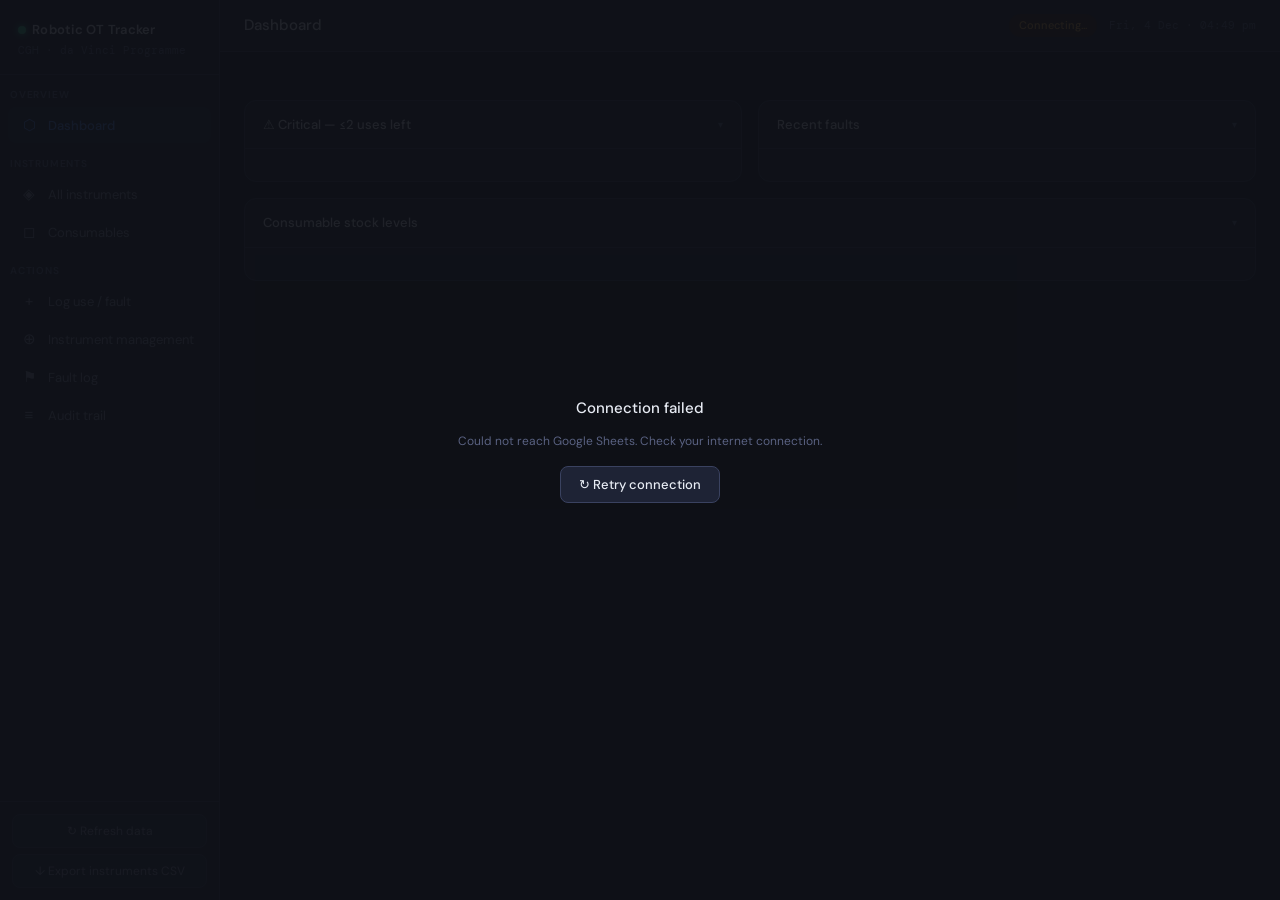
<file: index.html>
<!DOCTYPE html>
<html lang="en">
<head>
  <meta charset="UTF-8">
  <meta name="viewport" content="width=device-width, initial-scale=1.0">
  <title>Robotic OT Tracker — CGH</title>
  <link href="https://fonts.googleapis.com/css2?family=DM+Sans:wght@300;400;500;600&family=DM+Mono:wght@400;500&display=swap" rel="stylesheet">
  <link rel="stylesheet" href="css/styles.css">
</head>
<body>

<!-- Loading overlay -->
<div class="loading-overlay" id="loading-overlay">
  <div id="lo-spinner" class="spinner" style="width:28px;height:28px;border-width:3px"></div>
  <div class="lo-title" id="lo-title">Connecting to Google Sheets...</div>
  <div class="lo-sub" id="lo-sub">Loading instrument data</div>
  <button class="btn lo-retry" id="lo-retry" style="display:none" onclick="retryLoad()">↻ Retry connection</button>
</div>

<div class="app">

  <!-- Sidebar -->
  <div class="sidebar">
    <div class="sb-logo">
      <div class="lt"><span class="dot" id="status-dot"></span>Robotic OT Tracker</div>
      <div class="ls">CGH · da Vinci Programme</div>
    </div>

    <div class="nav-sec">Overview</div>
    <button class="nav-item active" data-sec="dashboard" onclick="nav('dashboard')">
      <span class="ni">⬡</span><span class="nl">Dashboard</span>
    </button>

    <div class="nav-sec">Instruments</div>
    <button class="nav-item" data-sec="instruments" onclick="nav('instruments')">
      <span class="ni">◈</span><span class="nl">All instruments</span>
    </button>
    <button class="nav-item" data-sec="consumables" onclick="nav('consumables')">
      <span class="ni">◻</span><span class="nl">Consumables</span>
    </button>

    <div class="nav-sec">Actions</div>
    <button class="nav-item" data-sec="log-use" onclick="nav('log-use')">
      <span class="ni">+</span><span class="nl">Log use / fault</span>
    </button>
    <button class="nav-item" data-sec="manage" onclick="nav('manage')">
      <span class="ni">⊕</span><span class="nl">Instrument management</span>
    </button>
    <button class="nav-item" id="nav-faults" data-sec="faults" onclick="nav('faults')">
      <span class="ni">⚑</span><span class="nl">Fault log</span>
    </button>
    <button class="nav-item" data-sec="audit" onclick="nav('audit')">
      <span class="ni">≡</span><span class="nl">Audit trail</span>
    </button>

    <div class="sb-foot">
      <button onclick="refreshData()">↻ Refresh data</button>
      <button onclick="exportAll()">↓ Export instruments CSV</button>
    </div>
  </div>

  <!-- Main content -->
  <div class="main">
    <div class="topbar">
      <h1 id="page-title">Dashboard</h1>
      <span class="sync-status loading" id="sync-status">Connecting...</span>
      <span class="ts" id="clock"></span>
    </div>

    <div class="content">

      <!-- Dashboard -->
      <div id="sec-dashboard" class="section active">
        <div class="stat-grid" id="dash-cards"></div>
        <div class="dash-grid">
          <div class="panel" id="dash-panel-critical">
            <div class="ph collapsible" onclick="toggleDashPanel('critical')">
              <h2>⚠ Critical — ≤2 uses left</h2>
              <div class="ph-right"><span class="ph-count" id="dash-count-critical"></span><span class="chev" id="chev-critical">▾</span></div>
            </div>
            <div class="pb" id="dash-critical"></div>
          </div>
          <div class="panel" id="dash-panel-faults">
            <div class="ph collapsible" onclick="toggleDashPanel('faults')">
              <h2>Recent faults</h2>
              <div class="ph-right"><span class="ph-count" id="dash-count-faults"></span><span class="chev" id="chev-faults">▾</span></div>
            </div>
            <div class="pb" id="dash-faults"></div>
          </div>
        </div>
        <div class="panel" id="dash-panel-consumables">
          <div class="ph collapsible" onclick="toggleDashPanel('consumables')">
            <h2>Consumable stock levels</h2>
            <div class="ph-right"><span class="ph-count" id="dash-count-consumables"></span><span class="chev" id="chev-consumables">▾</span></div>
          </div>
          <div class="pb" id="dash-consumables"></div>
        </div>
      </div>

      <!-- All Instruments -->
      <div id="sec-instruments" class="section">
        <div class="sh"><h1>All instruments</h1></div>
        <div class="filter-row">
          <select id="filt-type" onchange="renderInstruments()"><option value="">All types</option></select>
          <select id="filt-status" onchange="renderInstruments()">
            <option value="">All statuses</option>
            <option>Circulation</option>
            <option>SB Instrument</option>
            <option>URO Set</option>
            <option>Non-sterile</option>
            <option>Complete</option>
            <option>Condemned</option>
          </select>
          <label class="chk"><input type="checkbox" id="filt-show-complete" onchange="renderInstruments()"> Show completed</label>
        </div>
        <div class="panel table-wrap">
          <table>
            <thead>
              <tr>
                <th>Serial number</th>
                <th>Type</th>
                <th>Status</th>
                <th>Life remaining</th>
                <th>Last used</th>
                <th>Remarks</th>
              </tr>
            </thead>
            <tbody id="instr-table"></tbody>
          </table>
        </div>
      </div>

      <!-- Consumables -->
      <div id="sec-consumables" class="section">
        <div class="sh"><h1>Consumables</h1></div>
        <div class="filter-row">
          <select id="cfilt-type" onchange="renderConsumables()"><option value="">All types</option></select>
          <label class="chk"><input type="checkbox" id="cfilt-show-depleted" onchange="renderConsumables()"> Show depleted</label>
        </div>
        <div class="panel">
          <div class="ph"><h2>Clip applicators &amp; single-use stock</h2></div>
          <div class="pb" id="cons-list"></div>
        </div>
      </div>

      <!-- Log use / fault -->
      <div id="sec-log-use" class="section">
        <div class="sh"><h1>Log use / fault</h1></div>

        <div class="panel-row">
          <!-- Panel 1: Record instrument use -->
          <div class="panel">
            <div class="ph"><h2>Record instrument use</h2></div>
            <div class="pb">
              <div class="form-grid">
                <div class="fg">
                  <label>Instrument type</label>
                  <select id="log-type" onchange="populateSNDropdown()"><option value="">Select type...</option></select>
                </div>
                <div class="fg">
                  <label>Serial number</label>
                  <select id="log-sn" onchange="checkLogUseSameCase()"><option value="">Select SN...</option></select>
                </div>
              </div>
              <div class="form-grid">
                <div class="fg"><label>Date used</label><input type="date" id="log-date"></div>
                <div class="fg"><label>Staff name / ID</label><input type="text" id="log-staff" placeholder="e.g. Jim / S1234"></div>
              </div>
              <div class="fg" style="margin-bottom:14px">
                <label>Case Visiting Number</label>
                <input type="text" id="log-case" placeholder="e.g. XXX456789A" oninput="checkLogUseSameCase()">
              </div>
              <div class="fg" style="margin-bottom:14px">
                <label>Quantity used</label>
                <input type="number" id="log-qty" min="1" value="1" style="width:80px">
              </div>
              <button class="btn primary" id="btn-log-use" onclick="logUse()">Record use</button>
              <div id="log-msg"></div>
            </div>
          </div>

          <!-- Panel 2: Record fault -->
          <div class="panel">
            <div class="ph"><h2>Record fault / incident</h2></div>
            <div class="pb">
              <div class="form-grid">
                <div class="fg">
                  <label>Instrument type</label>
                  <select id="fault-type" onchange="populateFaultSN()"><option value="">Select type...</option></select>
                </div>
                <div class="fg">
                  <label>Serial number</label>
                  <select id="fault-sn"><option value="">Select SN...</option></select>
                </div>
              </div>
              <div class="form-grid">
                <div class="fg">
                  <label>Fault type</label>
                  <select id="fault-kind">
                    <option value="">Select...</option>
                    <option>Wire broken</option>
                    <option>Wire frail</option>
                    <option>Cannot grasp</option>
                    <option>Cannot close</option>
                    <option>Jaw unable to open</option>
                    <option>Intra-op failure</option>
                    <option>Call back</option>
                    <option>Cannot fire (stapler)</option>
                    <option>Display issue (lens)</option>
                    <option>Other</option>
                  </select>
                </div>
                <div class="fg"><label>Date</label><input type="date" id="fault-date"></div>
              </div>
              <div class="fg" style="margin-bottom:10px">
                <label>Notes</label>
                <textarea id="fault-notes" placeholder="Describe what happened..."></textarea>
              </div>
              <div class="fg" style="margin-bottom:14px">
                <label>Reported by</label>
                <input type="text" id="fault-staff" placeholder="e.g. Jim / S1234">
              </div>
              <button class="btn danger" id="btn-log-fault" onclick="logFault()">Record fault</button>
              <div id="fault-msg"></div>
            </div>
          </div>
        </div>

        <!-- Panel 3: Log consumable use -->
        <div class="panel">
          <div class="ph"><h2>Record consumable use</h2></div>
          <div class="pb">
            <div class="form-grid">
              <div class="fg">
                <label>Consumable type</label>
                <select id="clog-type" onchange="populateConsumableSNDropdown()"><option value="">Select type...</option></select>
              </div>
              <div class="fg">
                <label>Serial / lot number</label>
                <select id="clog-sn"><option value="">Select SN...</option></select>
              </div>
            </div>
            <div class="form-grid">
              <div class="fg"><label>Date used</label><input type="date" id="clog-date"></div>
              <div class="fg"><label>Staff name / ID</label><input type="text" id="clog-staff" placeholder="e.g. Jim / S1234"></div>
            </div>
            <div class="fg" style="margin-bottom:14px">
              <label>Case Visiting Number</label>
              <input type="text" id="clog-case" placeholder="e.g. XXX456789A">
            </div>
            <div id="clog-reload-section" style="display:none;margin-bottom:14px;padding:12px;background:var(--surface2);border-radius:6px">
              <div style="font-size:12px;font-weight:600;color:var(--text2);margin-bottom:10px;text-transform:uppercase;letter-spacing:.05em">Reload details</div>
              <div id="clog-reload-rows"></div>
              <button type="button" onclick="addReloadRow()" style="margin-top:4px;padding:4px 12px;font-size:12px;background:none;border:1px dashed var(--border);border-radius:4px;color:var(--accent);cursor:pointer">＋ Add reload</button>
            </div>
            <button class="btn primary" id="btn-log-cons-use" onclick="logConsumableUse()">Record consumable use</button>
            <div id="clog-msg"></div>
          </div>
        </div>

        <!-- Panel 4: Undo a logged use -->
        <div class="panel" style="border-color:#3a2a10">
          <div class="ph" style="border-color:#3a2a10">
            <h2 style="color:var(--amber)">↩ Undo a logged use (case cancelled / instrument returned unused)</h2>
          </div>
          <div class="pb">
            <p style="font-size:12px;color:var(--text2);margin-bottom:14px">
              Use this only when an instrument was logged by mistake or a case was cancelled before the instrument was actually used.
              Every undo is permanently recorded in the audit trail.
            </p>
            <div class="form-grid">
              <div class="fg">
                <label>Instrument type</label>
                <select id="undo-type" onchange="populateUndoSN()"><option value="">Select type...</option></select>
              </div>
              <div class="fg">
                <label>Serial number</label>
                <select id="undo-sn"><option value="">Select SN...</option></select>
              </div>
            </div>
            <div class="form-grid">
              <div class="fg">
                <label>Reason</label>
                <select id="undo-reason">
                  <option value="">Select reason...</option>
                  <option>Case cancelled</option>
                  <option>Logged in error</option>
                  <option>Wrong instrument selected</option>
                  <option>Other</option>
                </select>
              </div>
              <div class="fg">
                <label>Authorised by (supervisor)</label>
                <input type="text" id="undo-staff" placeholder="Supervisor name / ID">
              </div>
            </div>
            <div class="fg" style="margin-bottom:14px">
              <label>Additional notes (optional)</label>
              <input type="text" id="undo-notes" placeholder="e.g. OT3 case cancelled by surgeon">
            </div>
            <button class="btn amber" id="btn-undo" onclick="undoUse()">↩ Undo use &amp; return instrument</button>
            <div id="undo-msg"></div>
          </div>
        </div>
      </div>

      <!-- Instrument Management -->
      <div id="sec-manage" class="section">
        <div class="sh"><h1>Instrument management</h1></div>

        <!-- Panel 1: Change instrument status -->
        <div class="panel">
          <div class="ph"><h2>Change instrument status</h2></div>
          <div class="pb">
            <div class="form-grid">
              <div class="fg">
                <label>Instrument type</label>
                <select id="mstatus-type" onchange="populateStatusChangeSN()"><option value="">Select type...</option></select>
              </div>
              <div class="fg">
                <label>Filter by current status</label>
                <select id="mstatus-filter" onchange="populateStatusChangeSN()">
                  <option value="">All statuses</option>
                  <option>Circulation</option>
                  <option>SB Instrument</option>
                  <option>URO Set</option>
                  <option>Non-sterile</option>
                  <option>Complete</option>
                  <option>Condemned</option>
                </select>
              </div>
            </div>
            <div class="form-grid" style="margin-top:0">
              <div class="fg">
                <label>Serial number</label>
                <select id="mstatus-sn"><option value="">Select SN...</option></select>
              </div>
            </div>
            <div class="form-grid">
              <div class="fg">
                <label>New status</label>
                <select id="mstatus-new">
                  <option value="">Select new status...</option>
                  <option>Circulation</option>
                  <option>SB Instrument</option>
                  <option>URO Set</option>
                  <option>Non-sterile</option>
                </select>
              </div>
              <div class="fg">
                <label>Changed by</label>
                <input type="text" id="mstatus-staff" placeholder="Staff name / ID">
              </div>
            </div>
            <div class="fg" style="margin-bottom:14px">
              <label>Reason (optional)</label>
              <input type="text" id="mstatus-reason" placeholder="e.g. Transferred to URO set">
            </div>
            <button class="btn primary" id="btn-status-change" onclick="changeInstrumentStatus()">Update status</button>
            <div id="mstatus-msg"></div>
          </div>
        </div>

        <!-- Panel 2: Add new instrument -->
        <div class="panel">
          <div class="ph"><h2>Add new instrument</h2></div>
          <div class="pb">
            <div class="form-grid">
              <div class="fg">
                <label>Serial number</label>
                <input type="text" id="mnew-sn" placeholder="e.g. K14260123-0271">
              </div>
              <div class="fg">
                <label>Instrument type</label>
                <select id="mnew-type" onchange="autoFillMaxLife()">
                  <option value="">Select type...</option>
                </select>
              </div>
            </div>
            <div class="form-grid">
              <div class="fg">
                <label>Initial status</label>
                <select id="mnew-status">
                  <option value="">Select status...</option>
                  <option>Circulation</option>
                  <option>SB Instrument</option>
                  <option>URO Set</option>
                  <option>Non-sterile</option>
                </select>
              </div>
              <div class="fg">
                <label>Max life (uses)</label>
                <input type="number" id="mnew-maxlife" placeholder="Leave blank if unlimited" min="1">
              </div>
            </div>
            <div class="form-grid">
              <div class="fg">
                <label>Uses left (defaults to max life)</label>
                <input type="number" id="mnew-usesleft" placeholder="Leave blank to match max life" min="0">
              </div>
              <div class="fg">
                <label>Added by</label>
                <input type="text" id="mnew-staff" placeholder="Staff name / ID">
              </div>
            </div>
            <div class="fg" style="margin-bottom:14px">
              <label>Remarks (optional)</label>
              <input type="text" id="mnew-remarks" placeholder="e.g. New stock from vendor">
            </div>
            <button class="btn primary" id="btn-add-instr" onclick="addInstrument()">Add instrument</button>
            <div id="mnew-msg"></div>
          </div>
        </div>

        <!-- Panel 3: Retire / condemn instrument -->
        <div class="panel" style="border-color:#3d1515">
          <div class="ph" style="border-color:#3d1515">
            <h2 style="color:var(--red)">⚑ Retire / condemn instrument — this action is permanent</h2>
          </div>
          <div class="pb">
            <p style="font-size:12px;color:var(--text2);margin-bottom:14px">
              Condemned instruments are permanently retired. They remain visible in All Instruments with a
              <strong style="color:var(--red)">Condemned</strong> badge for audit purposes, but are excluded from
              all action dropdowns. This cannot be undone.
            </p>
            <div class="form-grid">
              <div class="fg">
                <label>Instrument type</label>
                <select id="mcnd-type" onchange="populateCondemnSN()"><option value="">Select type...</option></select>
              </div>
              <div class="fg">
                <label>Serial number</label>
                <select id="mcnd-sn"><option value="">Select SN...</option></select>
              </div>
            </div>
            <div class="form-grid">
              <div class="fg">
                <label>Reason</label>
                <select id="mcnd-reason">
                  <option value="">Select reason...</option>
                  <option>End of life — max uses reached</option>
                  <option>Intra-op failure</option>
                  <option>Physical damage</option>
                  <option>Call back by vendor</option>
                  <option>Other</option>
                </select>
              </div>
              <div class="fg">
                <label>Authorised by (supervisor)</label>
                <input type="text" id="mcnd-staff" placeholder="Supervisor name / ID">
              </div>
            </div>
            <div class="fg" style="margin-bottom:14px">
              <label>Notes (optional)</label>
              <input type="text" id="mcnd-notes" placeholder="Additional context...">
            </div>
            <button class="btn danger" id="btn-condemn" onclick="condemnInstrument()">⚑ Retire instrument</button>
            <div id="mcnd-msg"></div>
          </div>
        </div>
      </div>

      <!-- Fault log -->
      <div id="sec-faults" class="section">
        <div class="sh"><h1>Fault log</h1></div>
        <div class="filter-row">
          <select id="ffilt-type" onchange="renderFaults()"><option value="">All types</option></select>
          <select id="ffilt-kind" onchange="renderFaults()">
            <option value="">All fault types</option>
            <option>Wire broken</option>
            <option>Wire frail</option>
            <option>Cannot grasp</option>
            <option>Cannot close</option>
            <option>Jaw unable to open</option>
            <option>Intra-op failure</option>
            <option>Call back</option>
            <option>Cannot fire (stapler)</option>
            <option>Display issue (lens)</option>
            <option>Other</option>
          </select>
        </div>
        <div class="panel"><div class="pb" id="fault-list"></div></div>
      </div>

      <!-- Audit trail -->
      <div id="sec-audit" class="section">
        <div class="sh">
          <h1>Audit trail</h1>
          <button class="btn sm" onclick="exportAudit()">↓ Export CSV</button>
        </div>
        <div class="filter-row">
          <select id="afilt-event" onchange="renderAudit()"><option value="">All events</option></select>
          <select id="afilt-type" onchange="renderAudit()"><option value="">All types</option></select>
        </div>
        <div class="filter-row" style="margin-top:4px">
          <span style="font-size:11px;color:var(--text3);white-space:nowrap">Logged (timestamp):</span>
          <input type="date" id="afilt-from" onchange="renderAudit()" title="Logged from">
          <input type="date" id="afilt-to" onchange="renderAudit()" title="Logged to">
          <span style="font-size:11px;color:var(--text3);white-space:nowrap">Case/use date:</span>
          <input type="date" id="afilt-edate-from" onchange="renderAudit()" title="Case/use date from">
          <input type="date" id="afilt-edate-to" onchange="renderAudit()" title="Case/use date to">
          <button class="btn sm" onclick="clearAuditFilters()">Clear filters</button>
        </div>
        <div class="panel table-wrap">
          <table>
            <thead>
              <tr>
                <th>Timestamp</th>
                <th>Case/Use date</th>
                <th>Event</th>
                <th>Type</th>
                <th>SN</th>
                <th>Staff</th>
                <th>Notes</th>
              </tr>
            </thead>
            <tbody id="audit-table"></tbody>
          </table>
        </div>
      </div>

    </div><!-- /.content -->
  </div><!-- /.main -->
</div><!-- /.app -->

<!-- Mobile bottom navigation -->
<nav class="bottom-nav" id="bottom-nav">
  <button class="bn-item active" data-sec="dashboard" onclick="nav('dashboard')">
    <span class="bn-icon">⬡</span><span>Dashboard</span>
  </button>
  <button class="bn-item" data-sec="instruments" onclick="nav('instruments')">
    <span class="bn-icon">◈</span><span>Instruments</span>
  </button>
  <button class="bn-item" data-sec="consumables" onclick="nav('consumables')">
    <span class="bn-icon">◻</span><span>Consumables</span>
  </button>
  <button class="bn-item" data-sec="log-use" onclick="nav('log-use')">
    <span class="bn-icon">+</span><span>Log use</span>
  </button>
  <button class="bn-item" id="bn-more" onclick="toggleMoreMenu()">
    <span class="bn-icon-wrap"><span class="bn-icon">⋯</span><span class="bn-badge" id="bn-more-badge" style="display:none"></span></span>
    <span>More</span>
  </button>
</nav>

<!-- "More" sheet (mobile only) -->
<div class="more-overlay" id="more-overlay" onclick="closeMoreMenu()">
  <div class="more-sheet" onclick="event.stopPropagation()">
    <div class="more-handle"></div>
    <button class="more-item" data-sec="manage" onclick="nav('manage')">
      <span class="ni">⊕</span><span class="nl">Instrument management</span>
    </button>
    <button class="more-item" data-sec="faults" onclick="nav('faults')">
      <span class="ni">⚑</span><span class="nl">Fault log</span><span class="nbadge" id="more-faults-badge" style="display:none"></span>
    </button>
    <button class="more-item" data-sec="audit" onclick="nav('audit')">
      <span class="ni">≡</span><span class="nl">Audit trail</span>
    </button>
  </div>
</div>

<script src="js/app.js"></script>
</body>
</html>
</file>
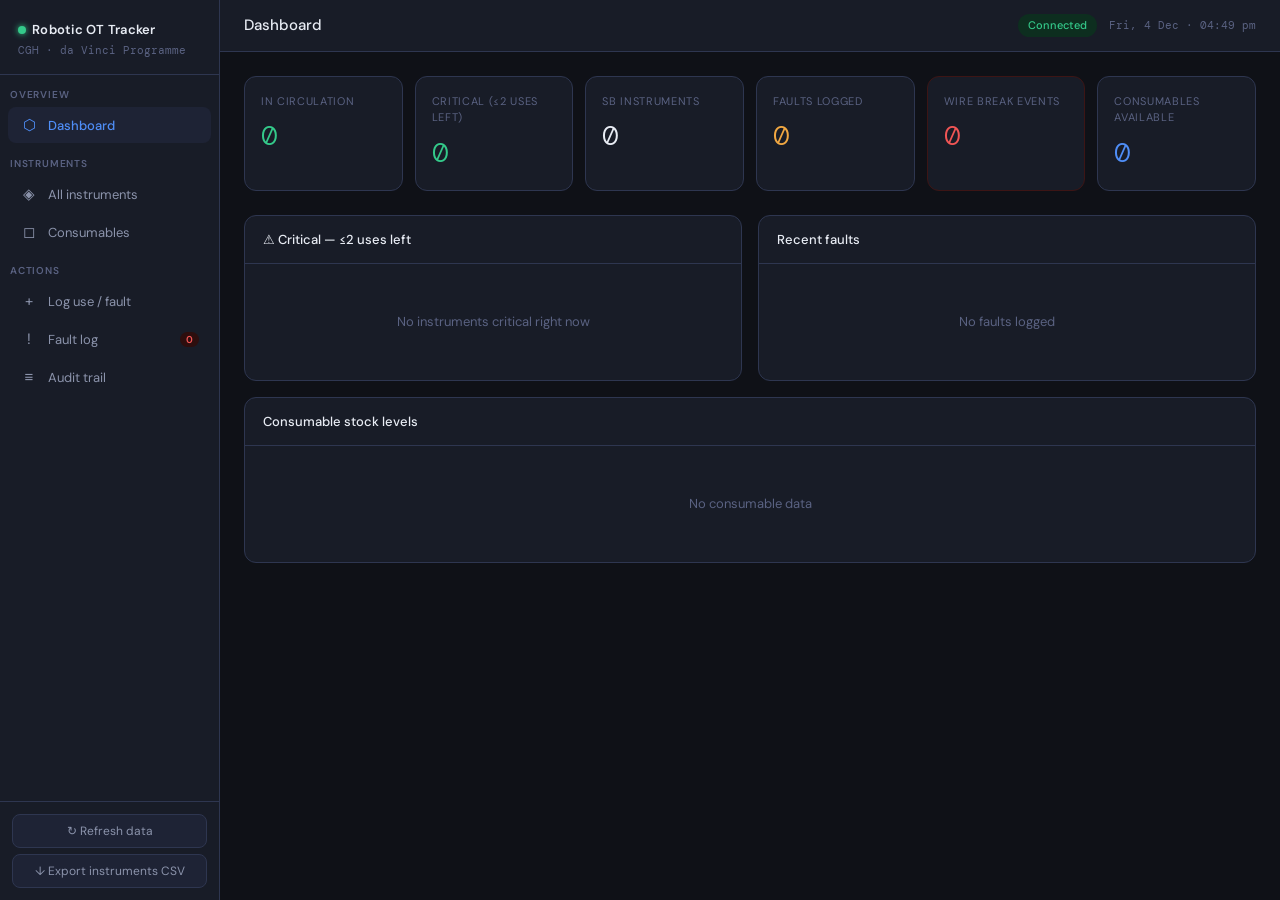
<file: robotic_tracker_sheets.html>
<!DOCTYPE html>
<html lang="en">
<head>
<meta charset="UTF-8">
<meta name="viewport" content="width=device-width, initial-scale=1.0">
<title>Robotic Instrument Tracker — CGH</title>
<link href="https://fonts.googleapis.com/css2?family=DM+Sans:wght@300;400;500;600&family=DM+Mono:wght@400;500&display=swap" rel="stylesheet">
<style>
:root{--bg:#0f1117;--bg2:#181c27;--bg3:#1e2335;--bg4:#252b3d;--border:#2e3650;--border2:#3a4260;--text:#e8ecf4;--text2:#8b93ab;--text3:#5a6282;--accent:#4f8ef7;--accent2:#3a6fd4;--green:#34c98a;--green-bg:#0d2e1f;--amber:#f0a742;--amber-bg:#2d1f08;--red:#f05555;--red-bg:#2d0e0e;--blue-bg:#0d1e3a;--mono:'DM Mono',monospace;--sans:'DM Sans',sans-serif;--r:8px;--rl:12px}
*{box-sizing:border-box;margin:0;padding:0}
html,body{height:100%}
body{font-family:var(--sans);background:var(--bg);color:var(--text);font-size:14px;line-height:1.5;display:flex;flex-direction:column;min-height:100vh}
.app{display:flex;height:100vh;overflow:hidden}
.sidebar{width:220px;min-width:220px;background:var(--bg2);border-right:1px solid var(--border);display:flex;flex-direction:column}
.sb-logo{padding:20px 18px 16px;border-bottom:1px solid var(--border)}
.sb-logo .lt{font-size:13px;font-weight:600;color:var(--text);letter-spacing:.02em}
.sb-logo .ls{font-size:11px;color:var(--text3);margin-top:2px;font-family:var(--mono)}
.dot{width:8px;height:8px;border-radius:50%;background:var(--green);display:inline-block;margin-right:6px;box-shadow:0 0 6px var(--green)}
.dot.amber{background:var(--amber);box-shadow:0 0 6px var(--amber)}
.dot.red{background:var(--red);box-shadow:0 0 6px var(--red)}
.nav-sec{padding:12px 10px 4px;font-size:10px;font-weight:600;color:var(--text3);letter-spacing:.08em;text-transform:uppercase}
.nav-item{display:flex;align-items:center;gap:10px;padding:8px 12px;margin:1px 8px;border-radius:var(--r);cursor:pointer;font-size:13px;color:var(--text2);transition:all .15s;border:none;background:none;width:calc(100% - 16px);text-align:left;font-family:var(--sans)}
.nav-item:hover{background:var(--bg3);color:var(--text)}
.nav-item.active{background:var(--bg3);color:var(--accent);font-weight:500}
.ni{font-size:15px;width:18px;text-align:center}
.nbadge{margin-left:auto;font-size:10px;background:var(--red-bg);color:var(--red);padding:1px 6px;border-radius:20px;font-weight:600}
.sb-foot{margin-top:auto;padding:12px;border-top:1px solid var(--border);display:flex;flex-direction:column;gap:6px}
.sb-foot button{width:100%;padding:8px;background:var(--bg3);border:1px solid var(--border);border-radius:var(--r);color:var(--text2);font-size:12px;cursor:pointer;font-family:var(--sans);transition:all .15s}
.sb-foot button:hover{border-color:var(--accent);color:var(--accent)}
.main{flex:1;overflow-y:auto;display:flex;flex-direction:column}
.topbar{background:var(--bg2);border-bottom:1px solid var(--border);padding:14px 24px;display:flex;align-items:center;gap:12px;position:sticky;top:0;z-index:10}
.topbar h1{font-size:15px;font-weight:500;flex:1}
.ts{font-size:11px;color:var(--text3);font-family:var(--mono)}
.sync-status{font-size:11px;padding:3px 10px;border-radius:20px;font-weight:500}
.sync-status.ok{background:var(--green-bg);color:var(--green)}
.sync-status.loading{background:var(--amber-bg);color:var(--amber)}
.sync-status.err{background:var(--red-bg);color:var(--red)}
.content{padding:24px;flex:1}
.section{display:none}.section.active{display:block}
.stat-grid{display:grid;grid-template-columns:repeat(auto-fit,minmax(140px,1fr));gap:12px;margin-bottom:24px}
.sc{background:var(--bg2);border:1px solid var(--border);border-radius:var(--rl);padding:16px;transition:border-color .15s}
.sc:hover{border-color:var(--border2)}
.sc-lbl{font-size:11px;color:var(--text3);margin-bottom:6px;text-transform:uppercase;letter-spacing:.06em}
.sc-num{font-size:28px;font-weight:300;color:var(--text);font-family:var(--mono)}
.sc.danger{border-color:#3d1515}.sc.danger .sc-num{color:var(--red)}
.sc.ok .sc-num{color:var(--green)}.sc.warn .sc-num{color:var(--amber)}.sc.info .sc-num{color:var(--accent)}
.panel{background:var(--bg2);border:1px solid var(--border);border-radius:var(--rl);margin-bottom:16px;overflow:hidden}
.ph{display:flex;align-items:center;justify-content:space-between;padding:14px 18px;border-bottom:1px solid var(--border)}
.ph h2{font-size:13px;font-weight:500;color:var(--text)}
.pb{padding:16px 18px}
.dash-grid{display:grid;grid-template-columns:1fr 1fr;gap:16px}
table{width:100%;border-collapse:collapse}
th{padding:10px 16px;font-size:10px;font-weight:600;color:var(--text3);text-transform:uppercase;letter-spacing:.08em;text-align:left;border-bottom:1px solid var(--border);background:var(--bg2)}
td{padding:10px 16px;border-bottom:1px solid var(--border);font-size:13px;vertical-align:middle}
tr:last-child td{border-bottom:none}
tr:hover td{background:var(--bg3)}
.mono{font-family:var(--mono);font-size:12px}
.badge{display:inline-block;padding:2px 8px;border-radius:20px;font-size:11px;font-weight:500;white-space:nowrap}
.badge.green{background:var(--green-bg);color:var(--green)}
.badge.red{background:var(--red-bg);color:var(--red)}
.badge.amber{background:var(--amber-bg);color:var(--amber)}
.badge.blue{background:var(--blue-bg);color:var(--accent)}
.badge.gray{background:var(--bg4);color:var(--text2)}
.lw{display:flex;align-items:center;gap:10px}
.lb{height:5px;border-radius:3px;background:var(--bg4);min-width:70px;overflow:hidden}
.lf{height:100%;border-radius:3px}
.ll{font-family:var(--mono);font-size:11px;font-weight:500;min-width:36px}
.form-grid{display:grid;grid-template-columns:1fr 1fr;gap:14px;margin-bottom:14px}
.fg{display:flex;flex-direction:column;gap:5px}
.fg label{font-size:10px;font-weight:600;color:var(--text3);text-transform:uppercase;letter-spacing:.08em}
input,select,textarea{background:var(--bg3);border:1px solid var(--border);border-radius:var(--r);color:var(--text);padding:8px 12px;font-size:13px;font-family:var(--sans);width:100%;outline:none;transition:border-color .15s}
input:focus,select:focus,textarea:focus{border-color:var(--accent)}
select option{background:var(--bg3)}
textarea{resize:vertical;min-height:72px}
.btn{padding:9px 18px;border-radius:var(--r);font-size:13px;font-weight:500;cursor:pointer;font-family:var(--sans);border:1px solid var(--border2);background:var(--bg3);color:var(--text);transition:all .15s}
.btn:hover{border-color:var(--accent);color:var(--accent)}
.btn.primary{background:var(--accent);border-color:var(--accent);color:#fff}
.btn.primary:hover{background:var(--accent2);border-color:var(--accent2)}
.btn.danger{border-color:var(--red);color:var(--red);background:var(--red-bg)}
.btn.danger:hover{background:#3d1515}
.btn.sm{padding:5px 12px;font-size:12px}
.btn:disabled{opacity:0.4;cursor:not-allowed}
.filter-row{display:flex;gap:8px;margin-bottom:14px;flex-wrap:wrap}
.filter-row select{width:auto;font-size:12px;padding:6px 10px}
.fi{padding:12px 0;border-bottom:1px solid var(--border)}
.fi:last-child{border-bottom:none}
.fi-top{display:flex;align-items:center;gap:8px;margin-bottom:4px;flex-wrap:wrap}
.fi-sn{font-family:var(--mono);font-size:12px;font-weight:500}
.fi-date{font-family:var(--mono);font-size:11px;color:var(--text3);margin-left:auto}
.fi-note{font-size:12px;color:var(--text2)}
.ci{display:flex;align-items:center;gap:12px;padding:10px 0;border-bottom:1px solid var(--border)}
.ci:last-child{border-bottom:none}
.ci-info{min-width:190px}
.ci-sn{font-family:var(--mono);font-size:12px;font-weight:500}
.ci-sub{font-size:11px;color:var(--text3);margin-top:2px}
.ci-bar{flex:1;height:6px;border-radius:3px;background:var(--bg4);overflow:hidden}
.ci-fill{height:100%;border-radius:3px}
.ci-pct{font-family:var(--mono);font-size:12px;font-weight:500;min-width:52px;text-align:right}
.msg{margin-top:10px;font-size:13px;padding:8px 12px;border-radius:var(--r)}
.msg.ok{background:var(--green-bg);color:var(--green)}
.msg.err{background:var(--red-bg);color:var(--red)}
.msg.warn{background:var(--amber-bg);color:var(--amber)}
.empty{text-align:center;padding:32px;color:var(--text3);font-size:13px}
.sh{display:flex;align-items:center;justify-content:space-between;margin-bottom:16px}
.sh h1{font-size:16px;font-weight:500}
.crit-item{display:flex;align-items:center;gap:10px;padding:8px 0;border-bottom:1px solid var(--border)}
.crit-item:last-child{border-bottom:none}
.crit-sn{font-family:var(--mono);font-size:12px;font-weight:500;flex:1}
.crit-type{font-size:11px;color:var(--text3)}
.spinner{display:inline-block;width:14px;height:14px;border:2px solid var(--border2);border-top-color:var(--accent);border-radius:50%;animation:spin .7s linear infinite;vertical-align:middle;margin-right:6px}
@keyframes spin{to{transform:rotate(360deg)}}
.loading-overlay{position:fixed;inset:0;background:rgba(15,17,23,0.85);display:flex;flex-direction:column;align-items:center;justify-content:center;z-index:100;gap:16px}
.loading-overlay .lo-title{font-size:15px;font-weight:500}
.loading-overlay .lo-sub{font-size:12px;color:var(--text3)}
::-webkit-scrollbar{width:6px}::-webkit-scrollbar-track{background:var(--bg)}::-webkit-scrollbar-thumb{background:var(--border2);border-radius:3px}
@media(max-width:768px){.sidebar{display:none}.dash-grid{grid-template-columns:1fr}.form-grid{grid-template-columns:1fr}}
</style>
</head>
<body>

<div class="loading-overlay" id="loading-overlay">
  <div class="spinner" style="width:28px;height:28px;border-width:3px"></div>
  <div class="lo-title">Connecting to Google Sheets...</div>
  <div class="lo-sub" id="loading-sub">Loading instrument data</div>
</div>

<div class="app">
<div class="sidebar">
  <div class="sb-logo">
    <div class="lt"><span class="dot" id="status-dot"></span>Robotic OT Tracker</div>
    <div class="ls">CGH · da Vinci Programme</div>
  </div>
  <div class="nav-sec">Overview</div>
  <button class="nav-item active" onclick="nav('dashboard',this)"><span class="ni">⬡</span>Dashboard</button>
  <div class="nav-sec">Instruments</div>
  <button class="nav-item" onclick="nav('instruments',this)"><span class="ni">◈</span>All instruments</button>
  <button class="nav-item" onclick="nav('consumables',this)"><span class="ni">◻</span>Consumables</button>
  <div class="nav-sec">Actions</div>
  <button class="nav-item" onclick="nav('log-use',this)"><span class="ni">+</span>Log use / fault</button>
  <button class="nav-item" id="nav-faults" onclick="nav('faults',this)"><span class="ni">!</span>Fault log</button>
  <button class="nav-item" onclick="nav('audit',this)"><span class="ni">≡</span>Audit trail</button>
  <div class="sb-foot">
    <button onclick="refreshData()">↻ Refresh data</button>
    <button onclick="exportAll()">↓ Export instruments CSV</button>
  </div>
</div>

<div class="main">
  <div class="topbar">
    <h1 id="page-title">Dashboard</h1>
    <span class="sync-status loading" id="sync-status">Connecting...</span>
    <span class="ts" id="clock"></span>
  </div>
  <div class="content">

    <div id="sec-dashboard" class="section active">
      <div class="stat-grid" id="dash-cards"></div>
      <div class="dash-grid">
        <div class="panel"><div class="ph"><h2>⚠ Critical — ≤2 uses left</h2></div><div class="pb" id="dash-critical"></div></div>
        <div class="panel"><div class="ph"><h2>Recent faults</h2></div><div class="pb" id="dash-faults"></div></div>
      </div>
      <div class="panel"><div class="ph"><h2>Consumable stock levels</h2></div><div class="pb" id="dash-consumables"></div></div>
    </div>

    <div id="sec-instruments" class="section">
      <div class="sh"><h1>All instruments</h1></div>
      <div class="filter-row">
        <select id="filt-type" onchange="renderInstruments()"><option value="">All types</option></select>
        <select id="filt-status" onchange="renderInstruments()"><option value="">All statuses</option><option>Circulation</option><option>SB Instrument</option><option>URO Set</option><option>Non-sterile</option><option>Complete</option></select>
      </div>
      <div class="panel" style="padding:0"><table><thead><tr><th>Serial number</th><th>Type</th><th>Status</th><th>Life remaining</th><th>Last used</th><th>Remarks</th></tr></thead><tbody id="instr-table"></tbody></table></div>
    </div>

    <div id="sec-consumables" class="section">
      <div class="sh"><h1>Consumables</h1></div>
      <div class="panel"><div class="ph"><h2>Clip applicators &amp; single-use stock</h2></div><div class="pb" id="cons-list"></div></div>
    </div>

    <div id="sec-log-use" class="section">
      <div class="sh"><h1>Log use / fault</h1></div>
      <div style="display:grid;grid-template-columns:1fr 1fr;gap:16px">
        <div class="panel">
          <div class="ph"><h2>Record instrument use</h2></div>
          <div class="pb">
            <div class="form-grid">
              <div class="fg"><label>Instrument type</label><select id="log-type" onchange="populateSNDropdown()"><option value="">Select type...</option></select></div>
              <div class="fg"><label>Serial number</label><select id="log-sn"><option value="">Select SN...</option></select></div>
            </div>
            <div class="form-grid">
              <div class="fg"><label>Date used</label><input type="date" id="log-date"></div>
              <div class="fg"><label>Staff name / ID</label><input type="text" id="log-staff" placeholder="e.g. Jim / S1234"></div>
            </div>
            <div class="fg" style="margin-bottom:14px"><label>Case / procedure (optional)</label><input type="text" id="log-case" placeholder="e.g. Robotic prostatectomy, OT3"></div>
            <button class="btn primary" id="btn-log-use" onclick="logUse()">Record use</button>
            <div id="log-msg"></div>
          </div>
        </div>
        <div class="panel">
          <div class="ph"><h2>Record fault / incident</h2></div>
          <div class="pb">
            <div class="form-grid">
              <div class="fg"><label>Instrument type</label><select id="fault-type" onchange="populateFaultSN()"><option value="">Select type...</option></select></div>
              <div class="fg"><label>Serial number</label><select id="fault-sn"><option value="">Select SN...</option></select></div>
            </div>
            <div class="form-grid">
              <div class="fg"><label>Fault type</label><select id="fault-kind"><option value="">Select...</option><option>Wire broken</option><option>Wire frail</option><option>Cannot grasp</option><option>Cannot close</option><option>Jaw unable to open</option><option>Intra-op failure</option><option>Call back</option><option>Cannot fire (stapler)</option><option>Display issue (lens)</option><option>Other</option></select></div>
              <div class="fg"><label>Date</label><input type="date" id="fault-date"></div>
            </div>
            <div class="fg" style="margin-bottom:10px"><label>Notes</label><textarea id="fault-notes" placeholder="Describe what happened..."></textarea></div>
            <div class="fg" style="margin-bottom:14px"><label>Reported by</label><input type="text" id="fault-staff" placeholder="e.g. Jim / S1234"></div>
            <button class="btn danger" id="btn-log-fault" onclick="logFault()">Record fault</button>
            <div id="fault-msg"></div>
          </div>
        </div>
      </div>
      <div class="panel" style="margin-top:16px;border-color:#3a2a10">
        <div class="ph" style="border-color:#3a2a10"><h2 style="color:#f0a742">↩ Undo a logged use (case cancelled / instrument returned unused)</h2></div>
        <div class="pb">
          <p style="font-size:12px;color:#8b93ab;margin-bottom:14px">Use this only when an instrument was logged by mistake or a case was cancelled before the instrument was actually used. Every undo is permanently recorded in the audit trail.</p>
          <div class="form-grid">
            <div class="fg"><label>Instrument type</label><select id="undo-type" onchange="populateUndoSN()"><option value="">Select type...</option></select></div>
            <div class="fg"><label>Serial number</label><select id="undo-sn"><option value="">Select SN...</option></select></div>
          </div>
          <div class="form-grid">
            <div class="fg"><label>Reason</label><select id="undo-reason"><option value="">Select reason...</option><option>Case cancelled</option><option>Logged in error</option><option>Wrong instrument selected</option><option>Other</option></select></div>
            <div class="fg"><label>Authorised by (supervisor)</label><input type="text" id="undo-staff" placeholder="Supervisor name / ID"></div>
          </div>
          <div class="fg" style="margin-bottom:14px"><label>Additional notes (optional)</label><input type="text" id="undo-notes" placeholder="e.g. OT3 case cancelled by surgeon"></div>
          <button class="btn" id="btn-undo" style="border-color:#f0a742;color:#f0a742;background:#2d1f08" onclick="undoUse()">↩ Undo use &amp; return instrument</button>
          <div id="undo-msg"></div>
        </div>
      </div>
    </div>

    <div id="sec-faults" class="section">
      <div class="sh"><h1>Fault log</h1></div>
      <div class="filter-row">
        <select id="ffilt-type" onchange="renderFaults()"><option value="">All types</option></select>
        <select id="ffilt-kind" onchange="renderFaults()"><option value="">All fault types</option><option>Wire broken</option><option>Wire frail</option><option>Cannot grasp</option><option>Cannot close</option><option>Jaw unable to open</option><option>Intra-op failure</option><option>Call back</option><option>Cannot fire (stapler)</option><option>Display issue (lens)</option><option>Other</option></select>
      </div>
      <div class="panel"><div class="pb" id="fault-list"></div></div>
    </div>

    <div id="sec-audit" class="section">
      <div class="sh"><h1>Audit trail</h1><button class="btn sm" onclick="exportAudit()">↓ Export CSV</button></div>
      <div class="panel" style="padding:0"><table><thead><tr><th>Timestamp</th><th>Event</th><th>Type</th><th>SN</th><th>Staff</th><th>Notes</th></tr></thead><tbody id="audit-table"></tbody></table></div>
    </div>

  </div>
</div>
</div>

<script>
const SCRIPT_URL = 'https://script.google.com/macros/s/AKfycbxS4JCzH1GvZu_sO4CsndHcqka0-Z9DhuZIy8fBHj1X7vtiy75cISQpDvHNFPK3UyN7/exec';

const SEED_INSTRUMENTS = [
  {SN:'K19251017-0337',Type:'Monopolar scissors',Status:'Circulation',UsesLeft:9,MaxLife:10,LastUsed:'2026-04-05',Remarks:''},
  {SN:'K19251017-0328',Type:'Monopolar scissors',Status:'Circulation',UsesLeft:8,MaxLife:10,LastUsed:'2026-04-03',Remarks:''},
  {SN:'k10251215-0449',Type:'Monopolar scissors',Status:'SB Instrument',UsesLeft:10,MaxLife:10,LastUsed:'',Remarks:''},
  {SN:'k19251017-0339',Type:'Monopolar scissors',Status:'Circulation',UsesLeft:9,MaxLife:10,LastUsed:'2025-11-28',Remarks:''},
  {SN:'k19251017-0336',Type:'Monopolar scissors',Status:'Circulation',UsesLeft:5,MaxLife:10,LastUsed:'2026-04-27',Remarks:''},
  {SN:'k19250925-0440',Type:'Monopolar scissors',Status:'Circulation',UsesLeft:2,MaxLife:10,LastUsed:'2026-05-19',Remarks:''},
  {SN:'k10251215-0440',Type:'Monopolar scissors',Status:'Non-sterile',UsesLeft:10,MaxLife:10,LastUsed:'',Remarks:''},
  {SN:'k10251215-0447',Type:'Monopolar scissors',Status:'Non-sterile',UsesLeft:10,MaxLife:10,LastUsed:'',Remarks:''},
  {SN:'K19250925-0432',Type:'Monopolar scissors',Status:'Complete',UsesLeft:0,MaxLife:10,LastUsed:'2026-02-11',Remarks:'Jaw unable to open on 11/02/2026'},
  {SN:'K10250116-0498',Type:'Monopolar scissors',Status:'Complete',UsesLeft:0,MaxLife:10,LastUsed:'2025-12-17',Remarks:'Wire broken 17/12/2025'},
  {SN:'K17251014-0158',Type:'Fenestrated bipolar',Status:'Circulation',UsesLeft:6,MaxLife:14,LastUsed:'2026-04-22',Remarks:''},
  {SN:'k12250731-0251',Type:'Fenestrated bipolar',Status:'Circulation',UsesLeft:3,MaxLife:14,LastUsed:'2026-05-14',Remarks:''},
  {SN:'k17251014-0219',Type:'Fenestrated bipolar',Status:'SB Instrument',UsesLeft:13,MaxLife:14,LastUsed:'2026-04-25',Remarks:''},
  {SN:'K17251014-0170',Type:'Fenestrated bipolar',Status:'SB Instrument',UsesLeft:13,MaxLife:14,LastUsed:'2026-05-21',Remarks:''},
  {SN:'K17251014-0129',Type:'Fenestrated bipolar',Status:'Non-sterile',UsesLeft:14,MaxLife:14,LastUsed:'',Remarks:''},
  {SN:'K12241003-0159',Type:'Fenestrated bipolar',Status:'Complete',UsesLeft:0,MaxLife:14,LastUsed:'2025-07-24',Remarks:'Faulty — not grasping well'},
  {SN:'k102502026-0048',Type:'Cadiere forceps',Status:'Circulation',UsesLeft:12,MaxLife:18,LastUsed:'2026-04-01',Remarks:''},
  {SN:'K11250522-0014',Type:'Cadiere forceps',Status:'Circulation',UsesLeft:16,MaxLife:18,LastUsed:'2026-04-26',Remarks:''},
  {SN:'K10250424-0053',Type:'Cadiere forceps',Status:'SB Instrument',UsesLeft:16,MaxLife:18,LastUsed:'2026-04-28',Remarks:''},
  {SN:'K10250109-0481',Type:'Cadiere forceps',Status:'Non-sterile',UsesLeft:18,MaxLife:18,LastUsed:'',Remarks:''},
  {SN:'K 10250109-0490',Type:'Cadiere forceps',Status:'Complete',UsesLeft:0,MaxLife:18,LastUsed:'2026-04-01',Remarks:'Unable to recognise during docking'},
  {SN:'K10251120_0364',Type:'Maryland forceps',Status:'Circulation',UsesLeft:12,MaxLife:14,LastUsed:'2026-03-24',Remarks:''},
  {SN:'k12251106-0100',Type:'Maryland forceps',Status:'Circulation',UsesLeft:7,MaxLife:14,LastUsed:'2026-02-24',Remarks:''},
  {SN:'K10251002-0445',Type:'Maryland forceps',Status:'Complete',UsesLeft:0,MaxLife:14,LastUsed:'2026-02-27',Remarks:'Wire broken 27/02/2026'},
  {SN:'K10241107-0333',Type:'Maryland forceps',Status:'Complete',UsesLeft:0,MaxLife:14,LastUsed:'2026-01-22',Remarks:'Call back instrument 13/14'},
  {SN:'K10241107-0340',Type:'Maryland forceps',Status:'Complete',UsesLeft:0,MaxLife:14,LastUsed:'2025-09-05',Remarks:'Wire broken intra-op'},
  {SN:'N11210607-0185',Type:'Prograsp forceps',Status:'Circulation',UsesLeft:6,MaxLife:18,LastUsed:'2026-04-16',Remarks:''},
  {SN:'k13220221-0204',Type:'Prograsp forceps',Status:'Circulation',UsesLeft:11,MaxLife:18,LastUsed:'2026-04-29',Remarks:''},
  {SN:'K10251106-0220',Type:'Prograsp forceps',Status:'SB Instrument',UsesLeft:18,MaxLife:18,LastUsed:'',Remarks:''},
  {SN:'K11250807-0013',Type:'Prograsp forceps',Status:'URO Set',UsesLeft:13,MaxLife:18,LastUsed:'2026-04-13',Remarks:''},
  {SN:'k13230706-0370',Type:'Prograsp forceps',Status:'Complete',UsesLeft:0,MaxLife:18,LastUsed:'2025-09-15',Remarks:'Wire frail post-op'},
  {SN:'K10230608-0421',Type:'Curved bipolar dissector',Status:'Circulation',UsesLeft:11,MaxLife:14,LastUsed:'2026-02-27',Remarks:''},
  {SN:'k10240829-0031',Type:'Curved bipolar dissector',Status:'Circulation',UsesLeft:13,MaxLife:14,LastUsed:'2025-09-17',Remarks:''},
  {SN:'K10240118-0086',Type:'Curved bipolar dissector',Status:'Non-sterile',UsesLeft:14,MaxLife:14,LastUsed:'',Remarks:''},
  {SN:'K14251030-0113',Type:'Large needle driver',Status:'Circulation',UsesLeft:13,MaxLife:15,LastUsed:'2026-04-28',Remarks:'Dr Annalisa — monitor grasping'},
  {SN:'K10250204-0268',Type:'Large needle driver',Status:'Circulation',UsesLeft:7,MaxLife:15,LastUsed:'2026-01-20',Remarks:''},
  {SN:'K10251009-0107',Type:'Large needle driver',Status:'Complete',UsesLeft:0,MaxLife:15,LastUsed:'2026-04-23',Remarks:'Dr Annalisa — cannot swivel, CRC raised'},
  {SN:'k12241227-0484',Type:'Large needle driver',Status:'Complete',UsesLeft:1,MaxLife:15,LastUsed:'2026-04-13',Remarks:'Wire broken intra-op'},
  {SN:'K10251016-0272',Type:'Large suturecut needle driver',Status:'Circulation',UsesLeft:10,MaxLife:15,LastUsed:'2026-02-27',Remarks:''},
  {SN:'K10251016-0286',Type:'Large suturecut needle driver',Status:'Circulation',UsesLeft:13,MaxLife:15,LastUsed:'2026-02-26',Remarks:''},
  {SN:'k10240314-0070',Type:'Large suturecut needle driver',Status:'Complete',UsesLeft:0,MaxLife:15,LastUsed:'2026-01-30',Remarks:'Call back instrument'},
  {SN:'s10101021-0041',Type:'Cautery hook',Status:'Circulation',UsesLeft:2,MaxLife:10,LastUsed:'2026-05-28',Remarks:''},
  {SN:'s10161021-0036',Type:'Cautery hook',Status:'Circulation',UsesLeft:2,MaxLife:10,LastUsed:'2026-04-23',Remarks:''},
  {SN:'k14240606-0184',Type:'Cautery hook',Status:'Non-sterile',UsesLeft:10,MaxLife:10,LastUsed:'',Remarks:''},
  {SN:'S10150306-0004',Type:'Cautery spatula',Status:'Circulation',UsesLeft:4,MaxLife:10,LastUsed:'2025-12-19',Remarks:''},
  {SN:'N10171026-0087',Type:'Cautery spatula',Status:'Circulation',UsesLeft:9,MaxLife:10,LastUsed:'2026-01-05',Remarks:''},
  {SN:'N10160929-0076',Type:'Fenestrated TIP-UP',Status:'Circulation',UsesLeft:2,MaxLife:10,LastUsed:'2026-04-25',Remarks:''},
  {SN:'S10160405-0024',Type:'Fenestrated TIP-UP',Status:'Circulation',UsesLeft:10,MaxLife:10,LastUsed:'',Remarks:''},
  {SN:'001030-3865',Type:'0 degree lens',Status:'Circulation',UsesLeft:null,MaxLife:null,LastUsed:'2026-04-22',Remarks:''},
  {SN:'001007-6207',Type:'0 degree lens',Status:'Circulation',UsesLeft:null,MaxLife:null,LastUsed:'2026-04-15',Remarks:''},
  {SN:'001028-0444',Type:'0 degree lens',Status:'Circulation',UsesLeft:null,MaxLife:null,LastUsed:'2026-04-29',Remarks:''},
  {SN:'SF 0000151-2034',Type:'30 degree lens',Status:'Circulation',UsesLeft:null,MaxLife:null,LastUsed:'2026-03-26',Remarks:'Hot spot on screen — vendor notified, monitoring'},
  {SN:'SF 0000151-1032',Type:'30 degree lens',Status:'Circulation',UsesLeft:null,MaxLife:null,LastUsed:'2026-03-24',Remarks:''},
];

const SEED_CONSUMABLES = [
  {SN:'K10250821-0010',Type:'Small clip applicator',Balance:98,MaxBalance:100,Expiry:'',LastUsed:'2025-11-14'},
  {SN:'K10240327-0210',Type:'Small clip applicator',Balance:68,MaxBalance:100,Expiry:'',LastUsed:'2025-11-14'},
  {SN:'K10240411-0237',Type:'Small clip applicator',Balance:69,MaxBalance:100,Expiry:'',LastUsed:'2025-10-17'},
  {SN:'N10170123-0078',Type:'M/L clip applicator',Balance:35,MaxBalance:100,Expiry:'',LastUsed:'2026-02-19'},
  {SN:'N10170123-0103',Type:'M/L clip applicator',Balance:47,MaxBalance:100,Expiry:'',LastUsed:'2026-04-24'},
  {SN:'N10170123-0076',Type:'M/L clip applicator',Balance:84,MaxBalance:100,Expiry:'',LastUsed:'2026-04-16'},
  {SN:'S10140906-0046',Type:'Large clip applicator',Balance:22,MaxBalance:100,Expiry:'',LastUsed:'2026-05-28'},
  {SN:'S10160109-0024',Type:'Large clip applicator',Balance:42,MaxBalance:100,Expiry:'',LastUsed:'2026-05-28'},
  {SN:'S10160816-0094',Type:'Large clip applicator',Balance:96,MaxBalance:100,Expiry:'',LastUsed:'2026-03-26'},
  {SN:'K18251108-0161',Type:'Vessel sealer',Balance:1,MaxBalance:1,Expiry:'2026-12-31',LastUsed:''},
  {SN:'K18251108-0158',Type:'Vessel sealer',Balance:0,MaxBalance:1,Expiry:'2026-12-31',LastUsed:'2026-05-28'},
  {SN:'K15240912-0583',Type:'Sureform 60',Balance:1,MaxBalance:1,Expiry:'2026-09-30',LastUsed:''},
  {SN:'K15240912-0486',Type:'Sureform 60',Balance:1,MaxBalance:1,Expiry:'2026-09-30',LastUsed:''},
  {SN:'K15240912-0564',Type:'Sureform 60',Balance:1,MaxBalance:1,Expiry:'2026-09-30',LastUsed:''},
  {SN:'K12250717-0240',Type:'SureForm 45',Balance:1,MaxBalance:1,Expiry:'2026-06-20',LastUsed:''},
  {SN:'K12250717-0237',Type:'SureForm 45',Balance:1,MaxBalance:1,Expiry:'2026-06-20',LastUsed:''},
  {SN:'K10250908-0043',Type:'Harmonic scalpel',Balance:0,MaxBalance:1,Expiry:'2028-09-30',LastUsed:'2026-01-30'},
  {SN:'K10250908-0021',Type:'Harmonic scalpel',Balance:0,MaxBalance:1,Expiry:'2028-09-30',LastUsed:'2026-01-22'},
];

const SEED_FAULTS = [
  {ID:'f1',Date:'2026-02-11',Type:'Monopolar scissors',SN:'K19250925-0432',Kind:'Jaw unable to open',Notes:'Jaw unable to open intra-op',Staff:''},
  {ID:'f2',Date:'2025-12-17',Type:'Monopolar scissors',SN:'K10250116-0498',Kind:'Wire broken',Notes:'Wire broken 17/12/2025',Staff:''},
  {ID:'f3',Date:'2026-02-27',Type:'Maryland forceps',SN:'K10251002-0445',Kind:'Wire broken',Notes:'Wire broken 27/02/2026',Staff:''},
  {ID:'f4',Date:'2025-09-05',Type:'Maryland forceps',SN:'K10241107-0340',Kind:'Intra-op failure',Notes:'Wire broken intra-op',Staff:''},
  {ID:'f5',Date:'2026-04-23',Type:'Large needle driver',SN:'K10251009-0107',Kind:'Cannot grasp',Notes:'Dr Annalisa complaint — cannot swivel properly, CRC raised',Staff:''},
  {ID:'f6',Date:'2026-04-13',Type:'Large needle driver',SN:'k12241227-0484',Kind:'Wire broken',Notes:'Wire broken intra-op',Staff:''},
  {ID:'f7',Date:'2025-09-15',Type:'Prograsp forceps',SN:'k13230706-0370',Kind:'Wire frail',Notes:'Wire frail post-op',Staff:''},
  {ID:'f8',Date:'2026-03-26',Type:'30 degree lens',SN:'SF 0000151-2034',Kind:'Display issue (lens)',Notes:'Hot spot visible on screen — vendor notified, monitoring',Staff:''},
  {ID:'f9',Date:'2026-04-01',Type:'Cadiere forceps',SN:'K 10250109-0490',Kind:'Other',Notes:'Unable to recognise during docking',Staff:''},
  {ID:'f10',Date:'2026-01-30',Type:'Large suturecut needle driver',SN:'k10240314-0070',Kind:'Call back',Notes:'Call back instrument',Staff:''},
];

let state = { instruments:[], consumables:[], faults:[], audit:[] };
let syncing = false;

async function api(params) {
  const url = SCRIPT_URL + '?t=' + Date.now();
  const res = await fetch(url, {
    method: 'POST',
    body: JSON.stringify(params),
    headers: { 'Content-Type': 'text/plain' }
  });
  return res.json();
}

function setSyncStatus(status, text) {
  const el = document.getElementById('sync-status');
  const dot = document.getElementById('status-dot');
  el.className = 'sync-status ' + status;
  el.textContent = text;
  dot.className = 'dot' + (status === 'ok' ? '' : status === 'loading' ? ' amber' : ' red');
}

async function refreshData() {
  setSyncStatus('loading', 'Syncing...');
  try {
    const data = await api({ action: 'getAll' });
    if (data.error) throw new Error(data.error);
    state.instruments = (data.instruments || []).map(normaliseInstrument);
    state.consumables = (data.consumables || []).map(normaliseConsumable);
    state.faults = data.faults || [];
    state.audit = data.audit || [];
    setSyncStatus('ok', 'Synced · ' + new Date().toLocaleTimeString('en-SG',{hour:'2-digit',minute:'2-digit'}));
    rerenderCurrentSection();
  } catch(e) {
    setSyncStatus('err', 'Sync failed');
    console.error(e);
  }
}

function normaliseInstrument(r) {
  return {
    sn: r.SN || r.sn || '',
    type: r.Type || r.type || '',
    status: r.Status || r.status || '',
    usesLeft: r.UsesLeft === null || r.UsesLeft === '' ? null : Number(r.UsesLeft),
    maxLife: r.MaxLife === null || r.MaxLife === '' ? null : Number(r.MaxLife),
    lastUsed: r.LastUsed || r.lastUsed || '',
    remarks: r.Remarks || r.remarks || '',
  };
}

function normaliseConsumable(r) {
  return {
    sn: r.SN || r.sn || '',
    type: r.Type || r.type || '',
    balance: Number(r.Balance ?? r.balance ?? 0),
    maxBalance: Number(r.MaxBalance ?? r.maxBalance ?? 1),
    expiry: r.Expiry || r.expiry || '',
    lastUsed: r.LastUsed || r.lastUsed || '',
  };
}

async function initSheetData() {
  document.getElementById('loading-sub').textContent = 'Checking if Sheet is empty...';
  try {
    const check = await api({ action: 'getAll' });
    if (!check.error && check.instruments && check.instruments.length > 0) {
      state.instruments = check.instruments.map(normaliseInstrument);
      state.consumables = (check.consumables||[]).map(normaliseConsumable);
      state.faults = check.faults || [];
      state.audit = check.audit || [];
      return;
    }
    document.getElementById('loading-sub').textContent = 'Loading seed data into Sheet...';
    await api({ action: 'init', instruments: SEED_INSTRUMENTS, consumables: SEED_CONSUMABLES });
    // Load faults one by one
    for (const f of SEED_FAULTS) {
      await api({ action: 'saveFault', ...f });
    }
    document.getElementById('loading-sub').textContent = 'Refreshing...';
    const data = await api({ action: 'getAll' });
    state.instruments = (data.instruments||[]).map(normaliseInstrument);
    state.consumables = (data.consumables||[]).map(normaliseConsumable);
    state.faults = data.faults || [];
    state.audit = data.audit || [];
  } catch(e) {
    console.error('Init error', e);
  }
}

const TITLES={dashboard:'Dashboard',instruments:'All instruments',consumables:'Consumables','log-use':'Log use / fault',faults:'Fault log',audit:'Audit trail'};
let currentSection = 'dashboard';

function nav(id, el) {
  document.querySelectorAll('.section').forEach(s=>s.classList.remove('active'));
  document.getElementById('sec-'+id).classList.add('active');
  document.querySelectorAll('.nav-item').forEach(b=>b.classList.remove('active'));
  if(el) el.classList.add('active');
  document.getElementById('page-title').textContent = TITLES[id]||id;
  currentSection = id;
  if(id==='dashboard') renderDashboard();
  if(id==='instruments') renderInstruments();
  if(id==='consumables') renderConsumables();
  if(id==='log-use') initLogForms();
  if(id==='faults') renderFaults();
  if(id==='audit') renderAudit();
}

function rerenderCurrentSection() {
  if(currentSection==='dashboard') renderDashboard();
  if(currentSection==='instruments') renderInstruments();
  if(currentSection==='consumables') renderConsumables();
  if(currentSection==='faults') renderFaults();
  if(currentSection==='audit') renderAudit();
}

function bc(p){return p<=20?'#f05555':p<=40?'#f0a742':'#34c98a';}
function sbadge(s){const m={Circulation:'green','SB Instrument':'blue','URO Set':'blue','Non-sterile':'gray',Complete:'gray'};return`<span class="badge ${m[s]||'gray'}">${s}</span>`;}
function fbadge(k){const serious=['Wire broken','Intra-op failure','Wire frail'];return`<span class="badge ${serious.includes(k)?'red':'amber'}">${k}</span>`;}

function renderDashboard() {
  const inC=state.instruments.filter(i=>i.status==='Circulation').length;
  const crit=state.instruments.filter(i=>i.usesLeft!==null&&i.usesLeft<=2&&i.status==='Circulation').length;
  const wires=state.faults.filter(f=>(f.Kind||f.kind)==='Wire broken').length;
  const consA=state.consumables.filter(c=>c.maxBalance===1&&c.balance===1).length;
  document.getElementById('dash-cards').innerHTML=`
    <div class="sc ok"><div class="sc-lbl">In circulation</div><div class="sc-num">${inC}</div></div>
    <div class="sc ${crit>0?'danger':'ok'}"><div class="sc-lbl">Critical (≤2 uses left)</div><div class="sc-num">${crit}</div></div>
    <div class="sc"><div class="sc-lbl">SB instruments</div><div class="sc-num">${state.instruments.filter(i=>i.status==='SB Instrument').length}</div></div>
    <div class="sc warn"><div class="sc-lbl">Faults logged</div><div class="sc-num">${state.faults.length}</div></div>
    <div class="sc danger"><div class="sc-lbl">Wire break events</div><div class="sc-num">${wires}</div></div>
    <div class="sc info"><div class="sc-lbl">Consumables available</div><div class="sc-num">${consA}</div></div>`;
  const cr=state.instruments.filter(i=>i.usesLeft!==null&&i.usesLeft<=2&&i.status!=='Complete');
  document.getElementById('dash-critical').innerHTML=cr.length===0?'<div class="empty">No instruments critical right now</div>':
    cr.map(i=>`<div class="crit-item"><div><div class="crit-sn">${i.sn}</div><div class="crit-type">${i.type}</div></div><span class="badge red">${i.usesLeft} use${i.usesLeft===1?'':'s'} left</span></div>`).join('');
  const rf=[...state.faults].sort((a,b)=>(b.Date||b.date||'').localeCompare(a.Date||a.date||'')).slice(0,5);
  document.getElementById('dash-faults').innerHTML=rf.length===0?'<div class="empty">No faults logged</div>':
    rf.map(f=>`<div class="fi"><div class="fi-top"><span class="fi-sn">${f.SN||f.sn}</span>${fbadge(f.Kind||f.kind)}<span class="fi-date">${f.Date||f.date}</span></div><div class="fi-note">${f.Notes||f.notes||'—'}</div></div>`).join('');
  const clips=state.consumables.filter(c=>c.type.toLowerCase().includes('clip'));
  document.getElementById('dash-consumables').innerHTML=clips.length===0?'<div class="empty">No consumable data</div>':clips.map(c=>{const p=Math.round(c.balance/c.maxBalance*100);const col=bc(p);return`<div class="ci"><div class="ci-info"><div class="ci-sn">${c.sn}</div><div class="ci-sub">${c.type}</div></div><div class="ci-bar"><div class="ci-fill" style="width:${p}%;background:${col}"></div></div><div class="ci-pct" style="color:${col}">${c.balance}/${c.maxBalance}</div></div>`;}).join('');
}

function renderInstruments() {
  const types=[...new Set(state.instruments.map(i=>i.type))].sort();
  const td=document.getElementById('filt-type');const cur=td.value;
  td.innerHTML='<option value="">All types</option>'+types.map(t=>`<option${t===cur?' selected':''}>${t}</option>`).join('');
  const ft=td.value;const fs=document.getElementById('filt-status').value;
  const list=state.instruments.filter(i=>(!ft||i.type===ft)&&(!fs||i.status===fs));
  document.getElementById('instr-table').innerHTML=list.length===0?'<tr><td colspan="6" class="empty">No instruments found</td></tr>':
    list.map(i=>{const p=i.maxLife!==null?Math.round(i.usesLeft/i.maxLife*100):null;
      const bar=p!==null?`<div class="lw"><div class="lb"><div class="lf" style="width:${p}%;background:${bc(p)}"></div></div><span class="ll" style="color:${bc(p)}">${i.usesLeft}/${i.maxLife}</span></div>`:`<span style="color:#5a6282;font-size:12px">By session</span>`;
      return`<tr><td class="mono">${i.sn}</td><td>${i.type}</td><td>${sbadge(i.status)}</td><td>${bar}</td><td style="color:#8b93ab;font-size:12px">${i.lastUsed||'—'}</td><td style="color:#8b93ab;font-size:12px;max-width:200px">${i.remarks||'—'}</td></tr>`;}).join('');
}

function renderConsumables() {
  const groups={};state.consumables.forEach(c=>{if(!groups[c.type])groups[c.type]=[];groups[c.type].push(c);});
  document.getElementById('cons-list').innerHTML=Object.keys(groups).length===0?'<div class="empty">No consumable data</div>':Object.entries(groups).map(([type,items])=>`
    <div style="margin-bottom:20px"><div style="font-size:11px;font-weight:600;color:#5a6282;text-transform:uppercase;letter-spacing:.08em;margin-bottom:8px">${type}</div>
    ${items.map(c=>{const p=Math.round(c.balance/c.maxBalance*100);const col=bc(p);return`<div class="ci"><div class="ci-info"><div class="ci-sn">${c.sn}</div>${c.expiry?`<div class="ci-sub">Exp: ${c.expiry}</div>`:''}${c.lastUsed?`<div class="ci-sub">Last used: ${c.lastUsed}</div>`:''}</div><div class="ci-bar"><div class="ci-fill" style="width:${p}%;background:${col}"></div></div><div class="ci-pct" style="color:${col}">${c.balance}/${c.maxBalance}</div></div>`;}).join('')}</div>`).join('');
}

function initLogForms() {
  const today=new Date().toISOString().slice(0,10);
  document.getElementById('log-date').value=today;
  document.getElementById('fault-date').value=today;
  const types=[...new Set(state.instruments.map(i=>i.type))].sort();
  const opts='<option value="">Select type...</option>'+types.map(t=>`<option>${t}</option>`).join('');
  ['log-type','fault-type','undo-type'].forEach(id=>document.getElementById(id).innerHTML=opts);
  ['log-sn','fault-sn','undo-sn'].forEach(id=>document.getElementById(id).innerHTML='<option value="">Select SN...</option>');
}

function populateSNDropdown() {
  const t=document.getElementById('log-type').value;
  const list=state.instruments.filter(i=>i.type===t&&i.status!=='Complete'&&i.usesLeft!==0);
  document.getElementById('log-sn').innerHTML='<option value="">Select SN...</option>'+list.map(i=>`<option value="${i.sn}">${i.sn}${i.usesLeft!==null?' ('+i.usesLeft+' left)':''}</option>`).join('');
}

function populateFaultSN() {
  const t=document.getElementById('fault-type').value;
  const list=state.instruments.filter(i=>i.type===t);
  document.getElementById('fault-sn').innerHTML='<option value="">Select SN...</option>'+list.map(i=>`<option value="${i.sn}">${i.sn}</option>`).join('');
}

function populateUndoSN() {
  const t=document.getElementById('undo-type').value;
  const list=state.instruments.filter(i=>i.type===t&&i.maxLife!==null&&i.usesLeft<i.maxLife);
  document.getElementById('undo-sn').innerHTML='<option value="">Select SN...</option>'+list.map(i=>`<option value="${i.sn}">${i.sn} (${i.usesLeft}/${i.maxLife} left)</option>`).join('');
}

function showMsg(id,text,type){const el=document.getElementById(id);el.className='msg '+type;el.textContent=text;setTimeout(()=>{el.textContent='';el.className='';},6000);}

function setBtn(id, loading) {
  const b = document.getElementById(id);
  b.disabled = loading;
  if (loading) b.innerHTML = '<span class="spinner"></span>Saving...';
  else b.textContent = b.id === 'btn-log-use' ? 'Record use' : b.id === 'btn-log-fault' ? 'Record fault' : '↩ Undo use & return instrument';
}

async function logUse() {
  const type=document.getElementById('log-type').value,sn=document.getElementById('log-sn').value,date=document.getElementById('log-date').value,staff=document.getElementById('log-staff').value,cas=document.getElementById('log-case').value;
  if(!type||!sn||!date){showMsg('log-msg','Please fill in type, SN and date.','err');return;}
  const inst=state.instruments.find(i=>i.sn===sn);
  if(!inst){showMsg('log-msg','Instrument not found.','err');return;}
  if(inst.usesLeft!==null&&inst.usesLeft<=0){showMsg('log-msg','No uses remaining.','err');return;}
  setBtn('btn-log-use',true);
  try {
    if(inst.usesLeft!==null) inst.usesLeft=Math.max(0,inst.usesLeft-1);
    inst.lastUsed=date;
    if(inst.usesLeft===0) inst.status='Complete';
    await api({action:'saveInstrument',SN:inst.sn,Type:inst.type,Status:inst.status,UsesLeft:inst.usesLeft,MaxLife:inst.maxLife,LastUsed:inst.lastUsed,Remarks:inst.remarks});
    const auditNote=`Case: ${cas||'—'} | Uses left: ${inst.usesLeft!==null?inst.usesLeft:'N/A'}`;
    await api({action:'saveAudit',Timestamp:new Date().toISOString(),Event:'Use logged',Type:inst.type,SN:inst.sn,Staff:staff,Notes:auditNote});
    setSyncStatus('ok','Saved · '+new Date().toLocaleTimeString('en-SG',{hour:'2-digit',minute:'2-digit'}));
    if(inst.usesLeft!==null&&inst.usesLeft<=2){showMsg('log-msg',`Recorded. Warning: ${inst.usesLeft} use(s) remaining — consider replacement.`,'warn');}
    else{showMsg('log-msg',`Use recorded for ${sn}.`,'ok');}
    populateSNDropdown();
    if(currentSection==='dashboard') renderDashboard();
  } catch(e) {
    setSyncStatus('err','Save failed');
    showMsg('log-msg','Failed to save. Check your connection.','err');
  }
  setBtn('btn-log-use',false);
}

async function logFault() {
  const type=document.getElementById('fault-type').value,sn=document.getElementById('fault-sn').value,kind=document.getElementById('fault-kind').value,date=document.getElementById('fault-date').value,notes=document.getElementById('fault-notes').value,staff=document.getElementById('fault-staff').value;
  if(!type||!sn||!kind||!date){showMsg('fault-msg','Please fill in type, SN, fault type and date.','err');return;}
  setBtn('btn-log-fault',true);
  try {
    const id='f'+Date.now();
    await api({action:'saveFault',ID:id,Date:date,Type:type,SN:sn,Kind:kind,Notes:notes,Staff:staff});
    await api({action:'saveAudit',Timestamp:new Date().toISOString(),Event:'Fault logged',Type:type,SN:sn,Staff:staff,Notes:`${kind}: ${notes}`});
    state.faults.unshift({ID:id,Date:date,Type:type,SN:sn,Kind:kind,Notes:notes,Staff:staff});
    setSyncStatus('ok','Saved · '+new Date().toLocaleTimeString('en-SG',{hour:'2-digit',minute:'2-digit'}));
    showMsg('fault-msg','Fault recorded.','ok');
    document.getElementById('fault-notes').value='';
    document.getElementById('fault-staff').value='';
    document.getElementById('nav-faults').innerHTML=`<span class="ni">!</span>Fault log<span class="nbadge">${state.faults.length}</span>`;
  } catch(e) {
    setSyncStatus('err','Save failed');
    showMsg('fault-msg','Failed to save. Check your connection.','err');
  }
  setBtn('btn-log-fault',false);
}

async function undoUse() {
  const type=document.getElementById('undo-type').value,sn=document.getElementById('undo-sn').value,reason=document.getElementById('undo-reason').value,staff=document.getElementById('undo-staff').value,notes=document.getElementById('undo-notes').value;
  if(!type||!sn||!reason||!staff){showMsg('undo-msg','Please fill in type, SN, reason and authorising supervisor.','err');return;}
  const inst=state.instruments.find(i=>i.sn===sn);
  if(!inst){showMsg('undo-msg','Instrument not found.','err');return;}
  if(inst.maxLife===null){showMsg('undo-msg','Undo not applicable to session-tracked instruments.','err');return;}
  setBtn('btn-undo',true);
  try {
    inst.usesLeft=Math.min(inst.maxLife,inst.usesLeft+1);
    if(inst.status==='Complete'&&inst.usesLeft>0) inst.status='Circulation';
    await api({action:'saveInstrument',SN:inst.sn,Type:inst.type,Status:inst.status,UsesLeft:inst.usesLeft,MaxLife:inst.maxLife,LastUsed:inst.lastUsed,Remarks:inst.remarks});
    const auditNote=`Reason: ${reason}${notes?' | '+notes:''} | Uses now: ${inst.usesLeft}/${inst.maxLife}`;
    await api({action:'saveAudit',Timestamp:new Date().toISOString(),Event:'Use REVERSED',Type:inst.type,SN:inst.sn,Staff:staff,Notes:auditNote});
    setSyncStatus('ok','Saved · '+new Date().toLocaleTimeString('en-SG',{hour:'2-digit',minute:'2-digit'}));
    showMsg('undo-msg',`Done. ${sn} returned — now ${inst.usesLeft}/${inst.maxLife} uses remaining.`,'ok');
    document.getElementById('undo-notes').value='';
    document.getElementById('undo-staff').value='';
    populateUndoSN();
  } catch(e) {
    setSyncStatus('err','Save failed');
    showMsg('undo-msg','Failed to save. Check your connection.','err');
  }
  setBtn('btn-undo',false);
}

function renderFaults() {
  const types=[...new Set(state.faults.map(f=>f.Type||f.type||''))].sort();
  const fd=document.getElementById('ffilt-type');const cur=fd.value;
  fd.innerHTML='<option value="">All types</option>'+types.map(t=>`<option${t===cur?' selected':''}>${t}</option>`).join('');
  const ft=fd.value,fk=document.getElementById('ffilt-kind').value;
  const list=[...state.faults].filter(f=>(!ft||(f.Type||f.type)===ft)&&(!fk||(f.Kind||f.kind)===fk)).sort((a,b)=>(b.Date||b.date||'').localeCompare(a.Date||a.date||''));
  document.getElementById('fault-list').innerHTML=list.length===0?'<div class="empty">No faults logged</div>':
    list.map(f=>`<div class="fi"><div class="fi-top"><span class="fi-sn">${f.SN||f.sn}</span><span style="font-size:11px;color:#5a6282">${f.Type||f.type}</span>${fbadge(f.Kind||f.kind)}<span class="fi-date">${f.Date||f.date}</span></div><div class="fi-note">${f.Notes||f.notes||'—'}${(f.Staff||f.staff)?' — '+(f.Staff||f.staff):''}</div></div>`).join('');
}

function renderAudit() {
  const rows=state.audit;
  document.getElementById('audit-table').innerHTML=rows.length===0?'<tr><td colspan="6" class="empty">No events recorded yet</td></tr>':
    [...rows].reverse().map(r=>`<tr><td style="font-family:var(--mono);font-size:11px;color:#5a6282">${(r.Timestamp||r.timestamp||'').toString().slice(0,19).replace('T',' ')}</td><td><span class="badge ${(r.Event||r.event||'').includes('Fault')?'amber':(r.Event||r.event||'').includes('REVERSED')?'red':'blue'}">${r.Event||r.event}</span></td><td style="font-size:12px">${r.Type||r.type}</td><td class="mono">${r.SN||r.sn}</td><td style="font-size:12px">${r.Staff||r.staff||'—'}</td><td style="font-size:12px;color:#8b93ab">${r.Notes||r.notes||'—'}</td></tr>`).join('');
}

function dl(text,fn){const a=document.createElement('a');a.href='data:text/csv;charset=utf-8,'+encodeURIComponent(text);a.download=fn;a.click();}
function exportAll(){dl(['SN,Type,Status,Uses Left,Max Life,Last Used,Remarks',...state.instruments.map(i=>[i.sn,i.type,i.status,i.usesLeft,i.maxLife,i.lastUsed,i.remarks].map(v=>`"${(v||'').toString().replace(/"/g,'""')}"`).join(','))].join('\n'),'instruments_'+new Date().toISOString().slice(0,10)+'.csv');}
function exportAudit(){dl(['Timestamp,Event,Type,SN,Staff,Notes',...state.audit.map(r=>[(r.Timestamp||r.timestamp),(r.Event||r.event),(r.Type||r.type),(r.SN||r.sn),(r.Staff||r.staff),(r.Notes||r.notes)].map(v=>`"${(v||'').toString().replace(/"/g,'""')}"`).join(','))].join('\n'),'audit_'+new Date().toISOString().slice(0,10)+'.csv');}

function updateClock(){const n=new Date();document.getElementById('clock').textContent=n.toLocaleDateString('en-SG',{weekday:'short',day:'numeric',month:'short'})+' · '+n.toLocaleTimeString('en-SG',{hour:'2-digit',minute:'2-digit'});}

// Boot
(async () => {
  updateClock();
  setInterval(updateClock, 30000);
  setInterval(refreshData, 60000); // auto-refresh every 60s
  await initSheetData();
  document.getElementById('loading-overlay').style.display = 'none';
  setSyncStatus('ok', 'Connected');
  document.getElementById('nav-faults').innerHTML=`<span class="ni">!</span>Fault log<span class="nbadge">${state.faults.length}</span>`;
  renderDashboard();
  const initT=[...new Set(state.instruments.map(i=>i.type))].sort();
  document.getElementById('filt-type').innerHTML='<option value="">All types</option>'+initT.map(t=>`<option>${t}</option>`).join('');
  document.getElementById('ffilt-type').innerHTML='<option value="">All types</option>'+initT.map(t=>`<option>${t}</option>`).join('');
})();
</script>
</body>
</html>
</file>
<file: css/styles.css>
:root {
  --bg: #0f1117;
  --bg2: #181c27;
  --bg3: #1e2335;
  --bg4: #252b3d;
  --border: #2e3650;
  --border2: #3a4260;
  --text: #e8ecf4;
  --text2: #8b93ab;
  --text3: #5a6282;
  --accent: #4f8ef7;
  --accent2: #3a6fd4;
  --green: #34c98a;
  --green-bg: #0d2e1f;
  --amber: #f0a742;
  --amber-bg: #2d1f08;
  --red: #f05555;
  --red-bg: #2d0e0e;
  --blue-bg: #0d1e3a;
  --purple: #a78bfa;
  --purple-bg: #1e1540;
  --mono: 'DM Mono', monospace;
  --sans: 'DM Sans', sans-serif;
  --r: 8px;
  --rl: 12px;
}

*, *::before, *::after { box-sizing: border-box; margin: 0; padding: 0; }
html, body { height: 100%; }

body {
  font-family: var(--sans);
  background: var(--bg);
  color: var(--text);
  font-size: 14px;
  line-height: 1.5;
  display: flex;
  flex-direction: column;
  min-height: 100vh;
}

/* ── Layout ─────────────────────────────────────────── */

.app { display: flex; height: 100vh; overflow: hidden; }

.sidebar {
  width: 220px;
  min-width: 220px;
  background: var(--bg2);
  border-right: 1px solid var(--border);
  display: flex;
  flex-direction: column;
  transition: width .2s, min-width .2s;
  overflow: hidden;
}

.sb-logo {
  padding: 20px 18px 16px;
  border-bottom: 1px solid var(--border);
  flex-shrink: 0;
}
.sb-logo .lt { font-size: 13px; font-weight: 600; color: var(--text); letter-spacing: .02em; }
.sb-logo .ls { font-size: 11px; color: var(--text3); margin-top: 2px; font-family: var(--mono); }

.dot { width: 8px; height: 8px; border-radius: 50%; background: var(--green); display: inline-block; margin-right: 6px; box-shadow: 0 0 6px var(--green); }
.dot.amber { background: var(--amber); box-shadow: 0 0 6px var(--amber); }
.dot.red    { background: var(--red);   box-shadow: 0 0 6px var(--red); }

.nav-sec { padding: 12px 10px 4px; font-size: 10px; font-weight: 600; color: var(--text3); letter-spacing: .08em; text-transform: uppercase; white-space: nowrap; overflow: hidden; }

.nav-item {
  display: flex;
  align-items: center;
  gap: 10px;
  padding: 8px 12px;
  margin: 1px 8px;
  border-radius: var(--r);
  cursor: pointer;
  font-size: 13px;
  color: var(--text2);
  transition: all .15s;
  border: none;
  background: none;
  width: calc(100% - 16px);
  text-align: left;
  font-family: var(--sans);
  white-space: nowrap;
}
.nav-item:hover  { background: var(--bg3); color: var(--text); }
.nav-item.active { background: var(--bg3); color: var(--accent); font-weight: 500; }

.ni { font-size: 15px; width: 18px; text-align: center; flex-shrink: 0; }
.nl { overflow: hidden; text-overflow: ellipsis; }

.nbadge {
  margin-left: auto;
  font-size: 10px;
  background: var(--red-bg);
  color: var(--red);
  padding: 1px 6px;
  border-radius: 20px;
  font-weight: 600;
  flex-shrink: 0;
}

.sb-foot {
  margin-top: auto;
  padding: 12px;
  border-top: 1px solid var(--border);
  display: flex;
  flex-direction: column;
  gap: 6px;
  flex-shrink: 0;
}
.sb-foot button {
  width: 100%;
  padding: 8px;
  background: var(--bg3);
  border: 1px solid var(--border);
  border-radius: var(--r);
  color: var(--text2);
  font-size: 12px;
  cursor: pointer;
  font-family: var(--sans);
  transition: all .15s;
  white-space: nowrap;
  overflow: hidden;
  text-overflow: ellipsis;
}
.sb-foot button:hover { border-color: var(--accent); color: var(--accent); }

.main { flex: 1; overflow-y: auto; display: flex; flex-direction: column; min-width: 0; }

.topbar {
  background: var(--bg2);
  border-bottom: 1px solid var(--border);
  padding: 14px 24px;
  display: flex;
  align-items: center;
  gap: 12px;
  position: sticky;
  top: 0;
  z-index: 10;
}
.topbar h1 { font-size: 15px; font-weight: 500; flex: 1; }

.ts { font-size: 11px; color: var(--text3); font-family: var(--mono); white-space: nowrap; }

.sync-status { font-size: 11px; padding: 3px 10px; border-radius: 20px; font-weight: 500; white-space: nowrap; }
.sync-status.ok      { background: var(--green-bg); color: var(--green); }
.sync-status.loading { background: var(--amber-bg); color: var(--amber); }
.sync-status.err     { background: var(--red-bg);   color: var(--red);   }

.content { padding: 24px; flex: 1; }

.section { display: none; }
.section.active { display: block; }

/* ── Dashboard ───────────────────────────────────────── */

.stat-grid {
  display: grid;
  grid-template-columns: repeat(3, 1fr);
  gap: 12px;
  margin-bottom: 24px;
}

.sc { background: var(--bg2); border: 1px solid var(--border); border-radius: var(--rl); padding: 16px; transition: border-color .15s; }
.sc:hover { border-color: var(--border2); }
.sc-lbl { font-size: 11px; color: var(--text3); margin-bottom: 6px; text-transform: uppercase; letter-spacing: .06em; }
.sc-num { font-size: 28px; font-weight: 300; color: var(--text); font-family: var(--mono); }
.sc.danger .sc-num { color: var(--red); }
.sc.danger { border-color: #3d1515; }
.sc.ok .sc-num     { color: var(--green); }
.sc.warn .sc-num   { color: var(--amber); }
.sc.info .sc-num   { color: var(--accent); }

.dash-grid { display: grid; grid-template-columns: 1fr 1fr; gap: 16px; align-items: start; }

/* ── Panels ──────────────────────────────────────────── */

.panel {
  background: var(--bg2);
  border: 1px solid var(--border);
  border-radius: var(--rl);
  margin-bottom: 16px;
  overflow: hidden;
}
.panel:last-child { margin-bottom: 0; }

.ph {
  display: flex;
  align-items: center;
  justify-content: space-between;
  padding: 14px 18px;
  border-bottom: 1px solid var(--border);
}
.ph h2 { font-size: 13px; font-weight: 500; color: var(--text); }
.pb { padding: 16px 18px; }

.ph.collapsible { cursor: pointer; user-select: none; }
.ph.collapsible:hover { background: var(--bg3); }
.ph-right { display: flex; align-items: center; gap: 10px; }
.ph-count { font-family: var(--mono); font-size: 12px; color: var(--text3); }
.chev { font-size: 10px; color: var(--text3); transition: transform .15s; display: inline-block; }
.panel.collapsed .chev { transform: rotate(-90deg); }
.panel.collapsed .pb { display: none; }

/* Two-column panel grid (responsive) */
.panel-row { display: grid; grid-template-columns: 1fr 1fr; gap: 16px; margin-bottom: 16px; }
.panel-row .panel { margin-bottom: 0; }

/* ── Tables ──────────────────────────────────────────── */

.table-wrap { overflow-x: auto; -webkit-overflow-scrolling: touch; padding: 0; }

table { width: 100%; border-collapse: collapse; min-width: 560px; }
th {
  padding: 10px 16px;
  font-size: 10px;
  font-weight: 600;
  color: var(--text3);
  text-transform: uppercase;
  letter-spacing: .08em;
  text-align: left;
  border-bottom: 1px solid var(--border);
  background: var(--bg2);
  white-space: nowrap;
}
td { padding: 10px 16px; border-bottom: 1px solid var(--border); font-size: 13px; vertical-align: middle; }
tr:last-child td { border-bottom: none; }
tr:hover td { background: var(--bg3); }

.mono { font-family: var(--mono); font-size: 12px; }

/* ── Badges ──────────────────────────────────────────── */

.badge {
  display: inline-block;
  padding: 2px 8px;
  border-radius: 20px;
  font-size: 11px;
  font-weight: 500;
  white-space: nowrap;
}
.badge.green  { background: var(--green-bg);  color: var(--green);  }
.badge.red    { background: var(--red-bg);    color: var(--red);    }
.badge.amber  { background: var(--amber-bg);  color: var(--amber);  }
.badge.blue   { background: var(--blue-bg);   color: var(--accent); }
.badge.purple { background: var(--purple-bg); color: var(--purple); }
.badge.gray   { background: var(--bg4);       color: var(--text2);  }

/* ── Life bar ────────────────────────────────────────── */

.lw  { display: flex; align-items: center; gap: 10px; }
.lb  { height: 5px; border-radius: 3px; background: var(--bg4); min-width: 70px; overflow: hidden; flex: 1; }
.lf  { height: 100%; border-radius: 3px; }
.ll  { font-family: var(--mono); font-size: 11px; font-weight: 500; min-width: 36px; }

/* ── Forms ───────────────────────────────────────────── */

.form-grid { display: grid; grid-template-columns: 1fr 1fr; gap: 14px; margin-bottom: 14px; }
.fg { display: flex; flex-direction: column; gap: 5px; }
.fg label {
  font-size: 10px;
  font-weight: 600;
  color: var(--text3);
  text-transform: uppercase;
  letter-spacing: .08em;
}

input, select, textarea {
  background: var(--bg3);
  border: 1px solid var(--border);
  border-radius: var(--r);
  color: var(--text);
  padding: 8px 12px;
  font-size: 13px;
  font-family: var(--sans);
  width: 100%;
  outline: none;
  transition: border-color .15s;
}
input:focus, select:focus, textarea:focus { border-color: var(--accent); }
select option { background: var(--bg3); }
textarea { resize: vertical; min-height: 72px; }

/* ── Buttons ─────────────────────────────────────────── */

.btn {
  padding: 9px 18px;
  border-radius: var(--r);
  font-size: 13px;
  font-weight: 500;
  cursor: pointer;
  font-family: var(--sans);
  border: 1px solid var(--border2);
  background: var(--bg3);
  color: var(--text);
  transition: all .15s;
  display: inline-flex;
  align-items: center;
  gap: 6px;
}
.btn:hover { border-color: var(--accent); color: var(--accent); }
.btn.primary { background: var(--accent); border-color: var(--accent); color: #fff; }
.btn.primary:hover { background: var(--accent2); border-color: var(--accent2); }
.btn.danger { border-color: var(--red); color: var(--red); background: var(--red-bg); }
.btn.danger:hover { background: #3d1515; }
.btn.amber { border-color: var(--amber); color: var(--amber); background: var(--amber-bg); }
.btn.amber:hover { background: #3a2710; }
.btn.sm { padding: 5px 12px; font-size: 12px; }
.btn:disabled { opacity: 0.45; cursor: not-allowed; pointer-events: none; }

/* ── Filter row ──────────────────────────────────────── */

.filter-row { display: flex; gap: 8px; margin-bottom: 14px; flex-wrap: wrap; align-items: center; }
.filter-row select, .filter-row input[type="date"] { width: auto; font-size: 12px; padding: 6px 10px; }
.chk { display: flex; align-items: center; gap: 6px; font-size: 12px; color: var(--text2); cursor: pointer; user-select: none; }
.chk input { width: auto; margin: 0; cursor: pointer; }

/* ── Fault / audit list items ────────────────────────── */

.fi { padding: 12px 0; border-bottom: 1px solid var(--border); }
.fi:last-child { border-bottom: none; }
.fi-top { display: flex; align-items: center; gap: 8px; margin-bottom: 4px; flex-wrap: wrap; }
.fi-sn   { font-family: var(--mono); font-size: 12px; font-weight: 500; }
.fi-date { font-family: var(--mono); font-size: 11px; color: var(--text3); margin-left: auto; }
.fi-note { font-size: 12px; color: var(--text2); }

/* ── Consumables list items ──────────────────────────── */

.ci { display: flex; align-items: center; gap: 12px; padding: 10px 0; border-bottom: 1px solid var(--border); }
.ci:last-child { border-bottom: none; }
.ci-info { min-width: 190px; }
.ci-sn   { font-family: var(--mono); font-size: 12px; font-weight: 500; }
.ci-sub  { font-size: 11px; color: var(--text3); margin-top: 2px; }
.ci-bar  { flex: 1; height: 6px; border-radius: 3px; background: var(--bg4); overflow: hidden; }
.ci-fill { height: 100%; border-radius: 3px; }
.ci-pct  { font-family: var(--mono); font-size: 12px; font-weight: 500; min-width: 52px; text-align: right; }

/* ── Critical items (dashboard) ──────────────────────── */

.crit-item { display: flex; align-items: center; gap: 10px; padding: 8px 0; border-bottom: 1px solid var(--border); }
.crit-item:last-child { border-bottom: none; }
.crit-sn   { font-family: var(--mono); font-size: 12px; font-weight: 500; flex: 1; }
.crit-type { font-size: 11px; color: var(--text3); }

/* ── Feedback messages ───────────────────────────────── */

.msg { margin-top: 10px; font-size: 13px; padding: 8px 12px; border-radius: var(--r); }
.msg.ok   { background: var(--green-bg); color: var(--green); }
.msg.err  { background: var(--red-bg);   color: var(--red);   }
.msg.warn { background: var(--amber-bg); color: var(--amber); }

/* ── Section header ──────────────────────────────────── */

.sh { display: flex; align-items: center; justify-content: space-between; margin-bottom: 16px; }
.sh h1 { font-size: 16px; font-weight: 500; }

/* ── Spinner ─────────────────────────────────────────── */

.spinner {
  display: inline-block;
  width: 14px;
  height: 14px;
  border: 2px solid var(--border2);
  border-top-color: var(--accent);
  border-radius: 50%;
  animation: spin .7s linear infinite;
  vertical-align: middle;
  flex-shrink: 0;
}
@keyframes spin { to { transform: rotate(360deg); } }

/* ── Loading overlay ─────────────────────────────────── */

.loading-overlay {
  position: fixed;
  inset: 0;
  background: rgba(15, 17, 23, 0.92);
  display: flex;
  flex-direction: column;
  align-items: center;
  justify-content: center;
  z-index: 100;
  gap: 12px;
}
.lo-title  { font-size: 15px; font-weight: 500; }
.lo-sub    { font-size: 12px; color: var(--text3); }
.lo-retry  { margin-top: 4px; }

/* ── Empty state ─────────────────────────────────────── */

.empty { text-align: center; padding: 32px; color: var(--text3); font-size: 13px; }

/* ── Scrollbar ───────────────────────────────────────── */

::-webkit-scrollbar { width: 6px; }
::-webkit-scrollbar-track  { background: var(--bg); }
::-webkit-scrollbar-thumb  { background: var(--border2); border-radius: 3px; }

/* ── Bottom navigation bar (mobile only) ────────────── */

.bottom-nav {
  display: none;
  position: fixed;
  bottom: 0;
  left: 0;
  right: 0;
  background: var(--bg2);
  border-top: 1px solid var(--border);
  z-index: 20;
  justify-content: space-around;
  align-items: stretch;
  height: 58px;
}
.bn-item {
  display: flex;
  flex-direction: column;
  align-items: center;
  justify-content: center;
  gap: 2px;
  font-size: 9px;
  color: var(--text3);
  background: none;
  border: none;
  cursor: pointer;
  font-family: var(--sans);
  padding: 6px 2px;
  flex: 1;
  transition: color .15s;
  line-height: 1.2;
}
.bn-item:active, .bn-item:hover { color: var(--text2); }
.bn-item.active { color: var(--accent); }
.bn-icon { font-size: 18px; line-height: 1; }
.bn-icon-wrap { position: relative; display: inline-flex; }
.bn-badge {
  position: absolute;
  top: -4px;
  right: -8px;
  min-width: 14px;
  height: 14px;
  padding: 0 3px;
  border-radius: 999px;
  background: var(--red);
  color: #fff;
  font-size: 9px;
  font-weight: 700;
  display: flex;
  align-items: center;
  justify-content: center;
  line-height: 1;
}

/* ── "More" sheet (mobile only) ──────────────────────── */

.more-overlay {
  display: none;
  position: fixed;
  inset: 0;
  background: rgba(0, 0, 0, .5);
  z-index: 30;
  align-items: flex-end;
  justify-content: center;
}
.more-overlay.open { display: flex; }
.more-sheet {
  background: var(--bg2);
  border: 1px solid var(--border);
  border-bottom: none;
  border-radius: 16px 16px 0 0;
  width: 100%;
  max-width: 480px;
  padding: 8px 8px calc(env(safe-area-inset-bottom, 0px) + 12px);
}
.more-handle { width: 36px; height: 4px; background: var(--border2); border-radius: 2px; margin: 8px auto 12px; }
.more-item {
  display: flex;
  align-items: center;
  gap: 12px;
  width: 100%;
  background: none;
  border: none;
  color: var(--text2);
  font-family: var(--sans);
  font-size: 14px;
  padding: 14px 12px;
  border-radius: var(--r);
  cursor: pointer;
  text-align: left;
}
.more-item:active, .more-item:hover { background: var(--bg3); color: var(--text); }
.more-item.active { color: var(--accent); }
.more-item .ni { font-size: 16px; }

/* ── Tablet (768–1024 px): icon-only sidebar ─────────── */

@media (max-width: 1024px) and (min-width: 769px) {
  .sidebar { width: 54px; min-width: 54px; }
  .sb-logo { padding: 16px 0; justify-content: center; }
  .sb-logo .lt, .sb-logo .ls, .nav-sec, .nl, .nbadge, .sb-foot { display: none; }
  .nav-item { padding: 10px 0; justify-content: center; gap: 0; margin: 1px 4px; width: calc(100% - 8px); }
  .ni { width: auto; font-size: 17px; }
}

/* ── Mobile (≤ 768 px) ───────────────────────────────── */

@media (max-width: 768px) {
  .sidebar    { display: none; }
  .bottom-nav { display: flex; }
  .content    { padding: 16px; padding-bottom: 72px; }
  .dash-grid  { grid-template-columns: 1fr; }
  .panel-row  { grid-template-columns: 1fr; }
  .form-grid  { grid-template-columns: 1fr; }
  .stat-grid  { grid-template-columns: repeat(2, 1fr); }
  .ci-info    { min-width: 130px; }
  .topbar     { padding: 12px 16px; }
}
</file>
